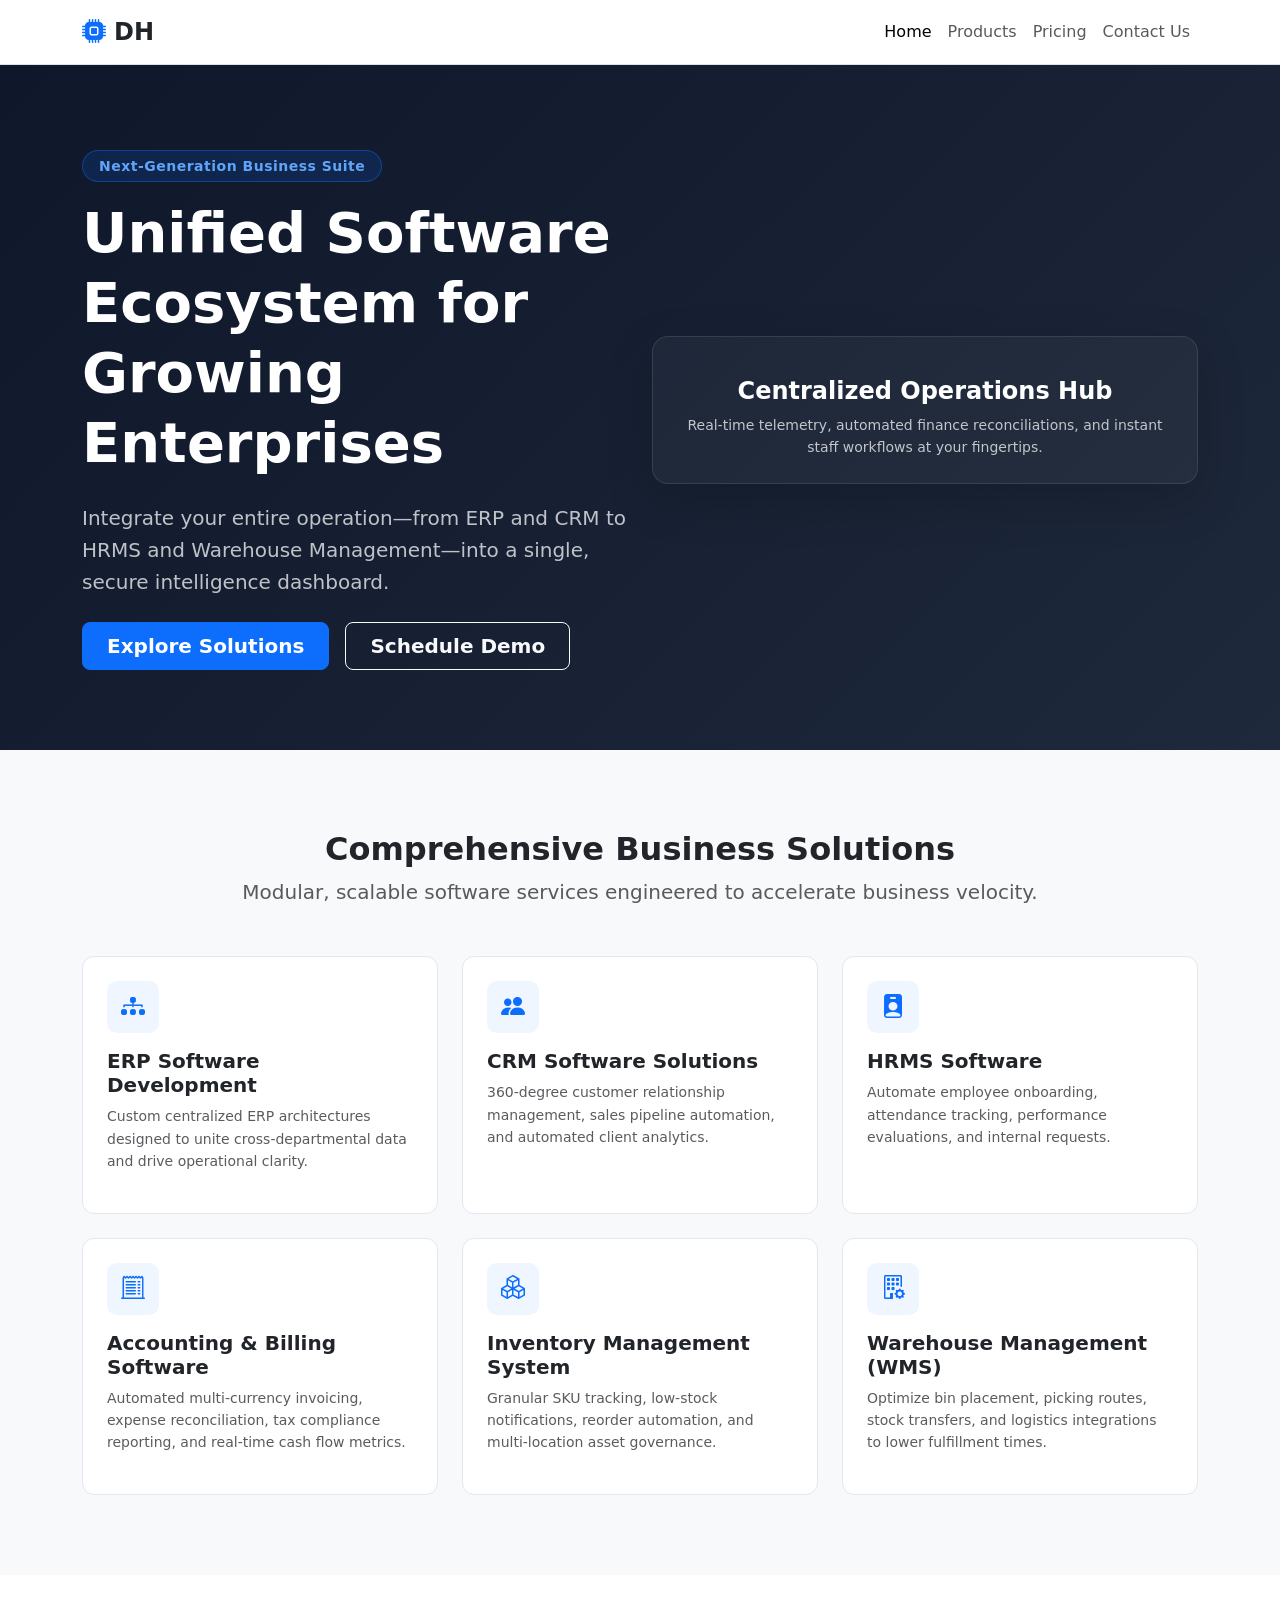
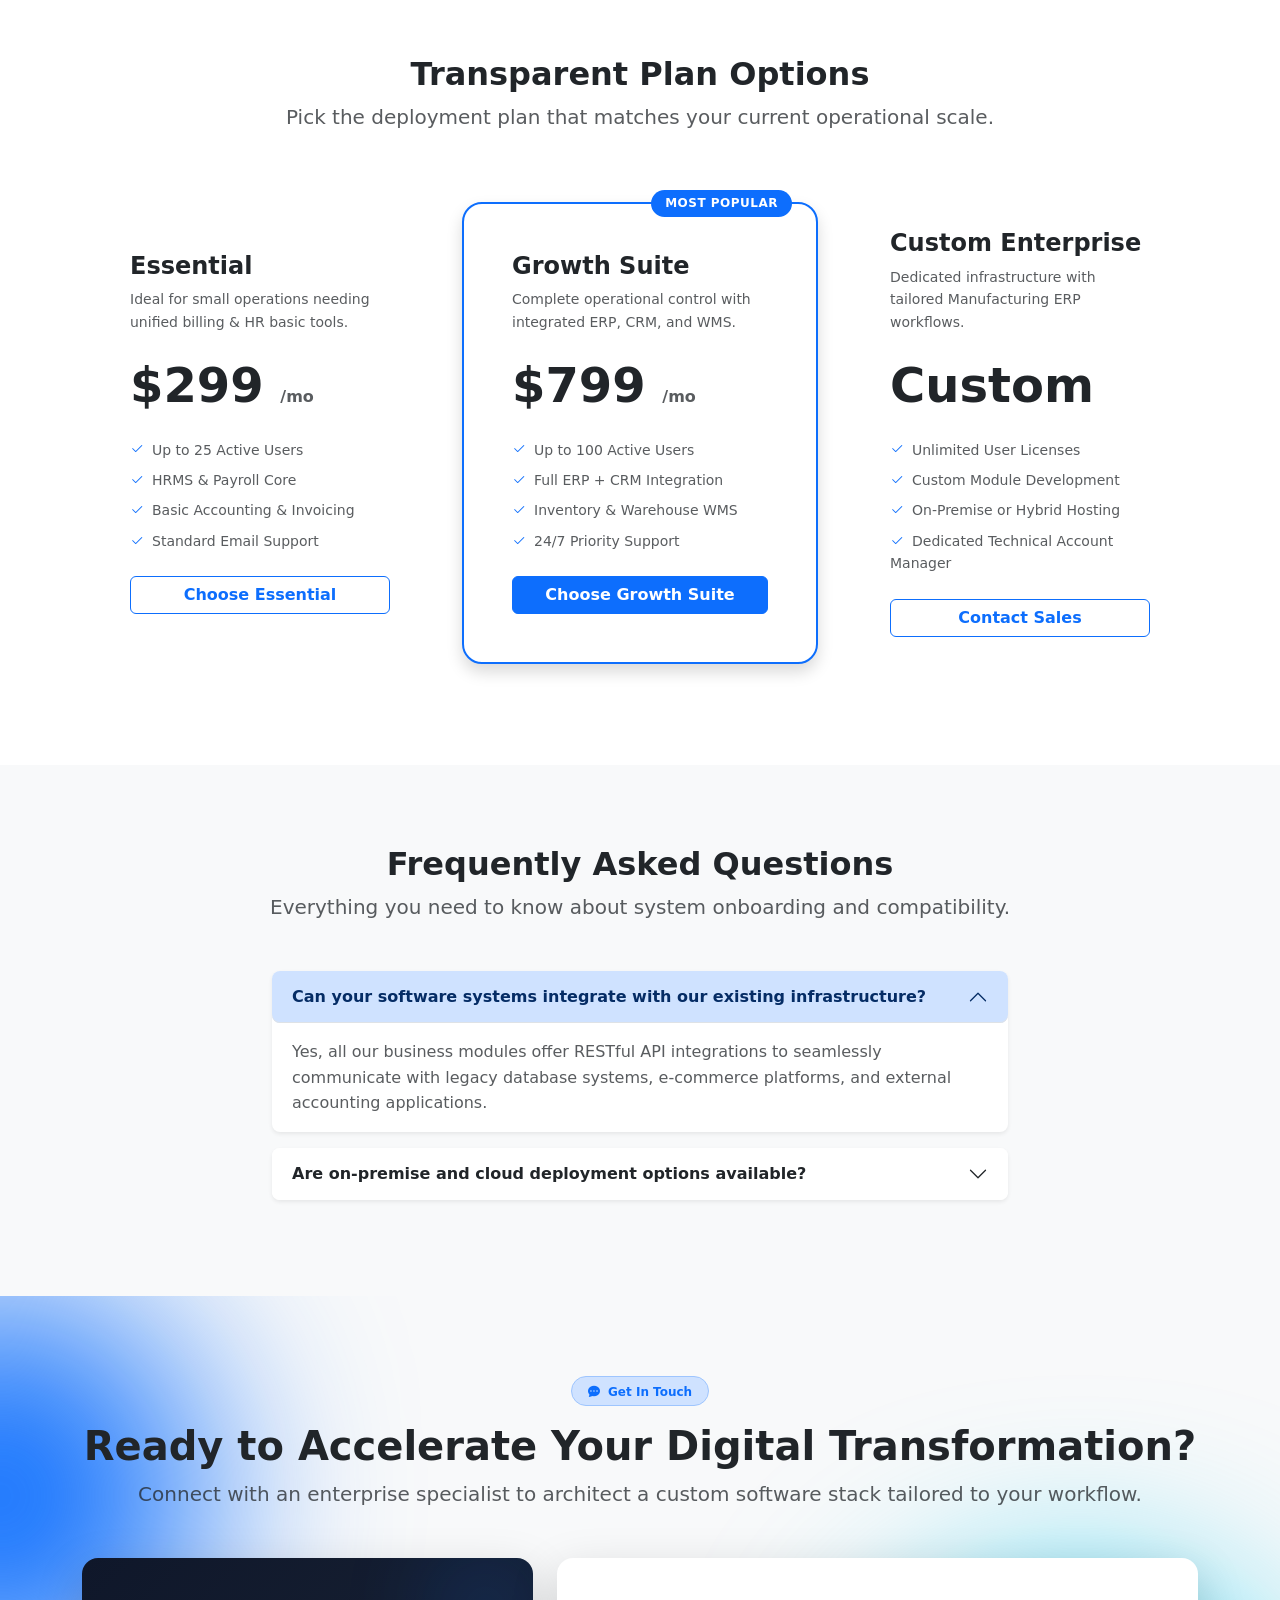
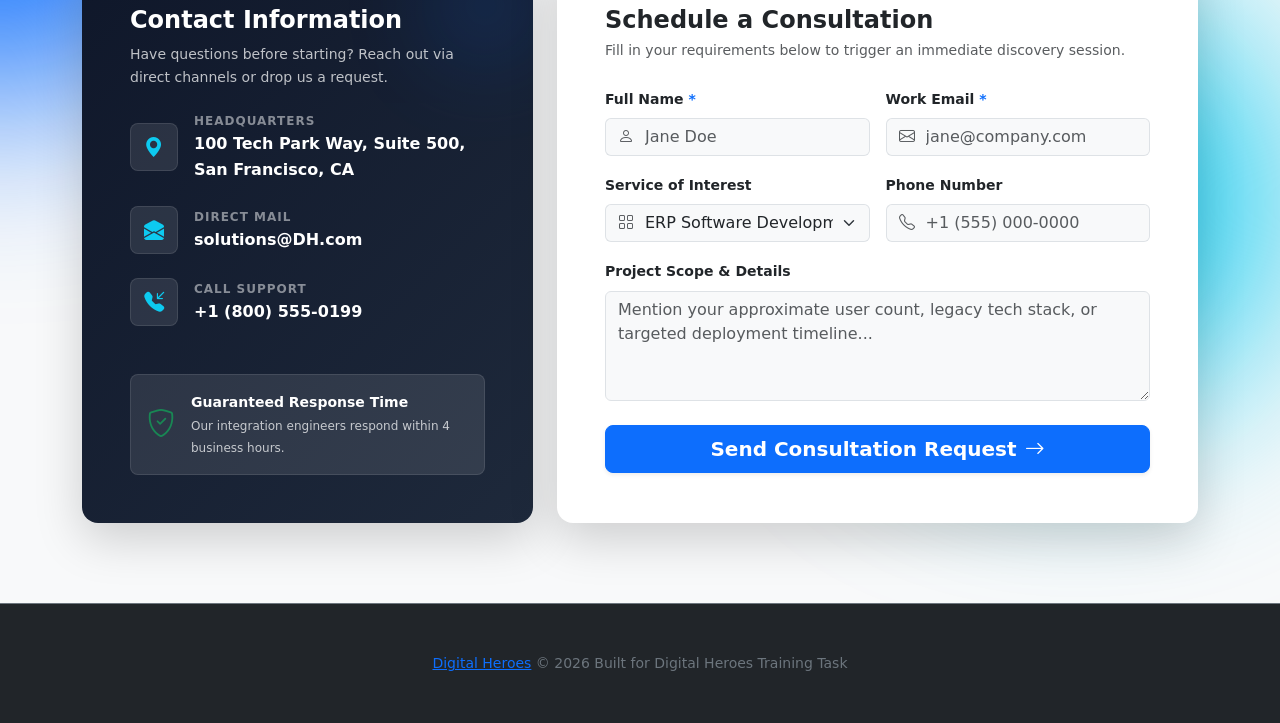
<file: index.html>
<!DOCTYPE html>
<html lang="en">
<head>
  <meta charset="UTF-8">
  <meta name="viewport" content="width=device-width, initial-scale=1.0">
  <title>Business Software Solutions | Modern ERP, CRM & HRMS</title>
  <meta name="description" content="Transform your business with integrated ERP, CRM, HRMS, WMS, and Payroll software solutions engineered for scalability and efficiency.">
  <meta name="keywords" content="ERP Software, CRM Solutions, HRMS, Accounting Software, Inventory Management, WMS">
  <link rel="canonical" href="https://example.com/">

  <!-- Open Graph / Facebook -->
  <meta property="og:type" content="website">
  <meta property="og:url" content="https://example.com/">
  <meta property="og:title" content="Business Software Solutions | Next-Gen ERP & CRM">
  <meta property="og:description" content="Streamline operations, automate workflows, and scale your business with integrated software solutions.">
  <meta property="og:image" content="https://example.com/assets/og-image.jpg">

  <!-- Twitter -->
  <meta property="twitter:card" content="summary_large_image">
  <meta property="twitter:title" content="Business Software Solutions">
  <meta property="twitter:description" content="Streamline operations, automate workflows, and scale your business.">
  <meta property="twitter:image" content="https://example.com/assets/og-image.jpg">

  <!-- Bootstrap 5.3 CSS & Icons -->
  <link href="https://cdn.jsdelivr.net/npm/bootstrap@5.3.3/dist/css/bootstrap.min.css" rel="stylesheet">
  <link href="https://cdn.jsdelivr.net/npm/bootstrap-icons@1.11.3/font/bootstrap-icons.min.css" rel="stylesheet">
<link rel="stylesheet" href="style.css">
  <!-- Structured Data (JSON-LD) -->
  <script type="application/ld+json">
  {
    "@context": "https://schema.org",
    "@graph": [
      {
        "@type": "Organization",
        "@id": "https://example.com/#organization",
        "name": "Apex Enterprise Solutions",
        "url": "https://example.com/",
        "logo": "https://example.com/assets/logo.png",
        "contactPoint": {
          "@type": "ContactPoint",
          "telephone": "+1-800-555-0199",
          "contactType": "customer service",
          "areaServed": "WW",
          "availableLanguage": "en"
        }
      },
      {
        "@type": "Service",
        "name": "Resource Planning (ERP) Software Development",
        "provider": { "@id": "https://example.com/#organization" },
        "description": "Customized end-to-end ERP development designed to connect, automate, and optimize core organizational workflows.",
        "areaServed": "Global"
      },
      {
        "@type": "FAQPage",
        "mainEntity": [
          {
            "@type": "Question",
            "name": "Can your software systems integrate with our existing infrastructure?",
            "acceptedAnswer": {
              "@type": "Answer",
              "text": "Yes, all our business modules offer RESTful API integrations to seamlessly communicate with legacy systems and third-party applications."
            }
          },
          {
            "@type": "Question",
            "name": "Are on-premise and cloud deployment options available?",
            "acceptedAnswer": {
              "@type": "Answer",
              "text": "We provide flexible deployment models including fully managed Cloud SaaS, hybrid environments, and dedicated on-premise installations."
            }
          }
        ]
      }
    ]
  }
  </script>
  <style>
    #navbarContent .mx-auto{margin-right: 0px !important;}
    </style>
</head>
<body>
  <!-- Header / Navigation -->
  <header>
    <nav class="navbar navbar-expand-lg navbar-light bg-white border-bottom fixed-top" aria-label="Main navigation">
      <div class="container">
        <a class="navbar-brand d-flex align-items-center fw-bold fs-4 text-dark" href="#">
          <i class="bi bi-cpu-fill text-primary me-2" aria-hidden="true"></i>DH
        </a>
        <button class="navbar-toggler" type="button" data-bs-toggle="collapse" data-bs-target="#navbarContent" aria-controls="navbarContent" aria-expanded="false" aria-label="Toggle navigation menu">
          <span class="navbar-toggler-icon"></span>
        </button>

        <div class="collapse navbar-collapse" id="navbarContent">
          <ul class="navbar-nav mx-auto mb-2 mb-lg-0 fw-medium">
            <li class="nav-item"><a class="nav-link active" aria-current="page" href="index.html">Home</a></li>
            <li class="nav-item"><a class="nav-link" href="product.html">Products</a></li>
            <li class="nav-item"><a class="nav-link" href="pricing.html">Pricing</a></li>
            <li class="nav-item"><a class="nav-link" href="contact.html">Contact Us</a></li>
          </ul>
          <!-- <div class="d-flex align-items-center gap-2">
            <a href="contact.html" class="btn btn-outline-primary px-3">Sign In</a>
            <a href="contact.html" class="btn btn-primary px-3">Get Started</a>
          </div> -->
        </div>
      </div>
    </nav>
  </header>

  <!-- Main Content Body -->
  <main id="main-content" style="margin-top: 60px;">

    <!-- Hero Section -->
    <section id="home" class="hero-section">
      <div class="container">
        <div class="row align-items-center gy-5">
          <div class="col-lg-6">
            <span class="badge hero-badge mb-3 px-3 py-2 rounded-pill">Next-Generation Business Suite</span>
            <h1 class="display-4 fw-bold lh-sm mb-4">Unified Software Ecosystem for Growing Enterprises</h1>
            <p class="lead text-light opacity-75 mb-4">
              Integrate your entire operation—from ERP and CRM to HRMS and Warehouse Management—into a single, secure intelligence dashboard.
            </p>
            <div class="d-flex flex-sm-row flex-column gap-3">
              <a href="#services" class="btn btn-primary btn-lg px-4 fw-semibold">Explore Solutions</a>
              <a href="#contact" class="btn btn-outline-light btn-lg px-4 fw-semibold">Schedule Demo</a>
            </div>
          </div>
          <div class="col-lg-6">
            <div class="p-4 bg-secondary bg-opacity-10 border border-light border-opacity-10 rounded-4 shadow-lg text-center">
              <i class="bi bi-layout-wpt text-primary display-1 mb-3 d-block" aria-hidden="true"></i>
              <h2 class="h4 fw-semibold text-white">Centralized Operations Hub</h2>
              <p class="small text-light opacity-75 mb-0">Real-time telemetry, automated finance reconciliations, and instant staff workflows at your fingertips.</p>
            </div>
          </div>
        </div>
      </div>
    </section>

    <!-- Services Grid Section -->
    <section id="services" class="section-padding bg-light">
      <div class="container">
        <div class="text-center max-w-2xl mx-auto mb-5">
          <h2 class="fw-bold fs-2 text-dark">Comprehensive Business Solutions</h2>
          <p class="text-muted fs-5">Modular, scalable software services engineered to accelerate business velocity.</p>
        </div>

        <div class="row g-4">
          <!-- ERP Software Development -->
          <div class="col-md-6 col-lg-4">
            <article class="service-card p-4">
              <div class="icon-box mb-3"><i class="bi bi-diagram-3-fill" aria-hidden="true"></i></div>
              <h3 class="h5 fw-bold text-dark">ERP Software Development</h3>
              <p class="text-muted small">Custom centralized ERP architectures designed to unite cross-departmental data and drive operational clarity.</p>
            </article>
          </div>

          <!-- CRM Software Solutions -->
          <div class="col-md-6 col-lg-4">
            <article class="service-card p-4">
              <div class="icon-box mb-3"><i class="bi bi-people-fill" aria-hidden="true"></i></div>
              <h3 class="h5 fw-bold text-dark">CRM Software Solutions</h3>
              <p class="text-muted small">360-degree customer relationship management, sales pipeline automation, and automated client analytics.</p>
            </article>
          </div>

          <!-- HRMS Software -->
          <div class="col-md-6 col-lg-4">
            <article class="service-card p-4">
              <div class="icon-box mb-3"><i class="bi bi-person-badge-fill" aria-hidden="true"></i></div>
              <h3 class="h5 fw-bold text-dark">HRMS Software</h3>
              <p class="text-muted small">Automate employee onboarding, attendance tracking, performance evaluations, and internal requests.</p>
            </article>
          </div>

          <!-- Accounting & Billing Software -->
          <div class="col-md-6 col-lg-4">
            <article class="service-card p-4">
              <div class="icon-box mb-3"><i class="bi bi-receipt-cutoff" aria-hidden="true"></i></div>
              <h3 class="h5 fw-bold text-dark">Accounting & Billing Software</h3>
              <p class="text-muted small">Automated multi-currency invoicing, expense reconciliation, tax compliance reporting, and real-time cash flow metrics.</p>
            </article>
          </div>

          <!-- Inventory Management System -->
          <div class="col-md-6 col-lg-4">
            <article class="service-card p-4">
              <div class="icon-box mb-3"><i class="bi bi-boxes" aria-hidden="true"></i></div>
              <h3 class="h5 fw-bold text-dark">Inventory Management System</h3>
              <p class="text-muted small">Granular SKU tracking, low-stock notifications, reorder automation, and multi-location asset governance.</p>
            </article>
          </div>

          <!-- Warehouse Management System (WMS) -->
          <div class="col-md-6 col-lg-4">
            <article class="service-card p-4">
              <div class="icon-box mb-3"><i class="bi bi-building-gear" aria-hidden="true"></i></div>
              <h3 class="h5 fw-bold text-dark">Warehouse Management (WMS)</h3>
              <p class="text-muted small">Optimize bin placement, picking routes, stock transfers, and logistics integrations to lower fulfillment times.</p>
            </article>
          </div>

        </div>
      </div>
    </section>

    <!-- Pricing Section -->
    <section id="pricing" class="section-padding">
      <div class="container">
        <div class="text-center mb-5">
          <h2 class="fw-bold fs-2 text-dark">Transparent Plan Options</h2>
          <p class="text-muted fs-5">Pick the deployment plan that matches your current operational scale.</p>
        </div>

        <div class="row g-4 align-items-center">
          <!-- Starter -->
          <div class="col-lg-4">
            <div class="pricing-card p-4 p-xl-5">
              <h3 class="h4 fw-bold text-dark mb-2">Essential</h3>
              <p class="text-muted small mb-4">Ideal for small operations needing unified billing & HR basic tools.</p>
              <div class="display-5 fw-bold text-dark mb-4">$299 <span class="fs-6 text-muted font-normal">/mo</span></div>
              <ul class="list-unstyled mb-4 d-grid gap-2 text-muted small">
                <li><i class="bi bi-check2 text-primary me-2" aria-hidden="true"></i>Up to 25 Active Users</li>
                <li><i class="bi bi-check2 text-primary me-2" aria-hidden="true"></i>HRMS & Payroll Core</li>
                <li><i class="bi bi-check2 text-primary me-2" aria-hidden="true"></i>Basic Accounting & Invoicing</li>
                <li><i class="bi bi-check2 text-primary me-2" aria-hidden="true"></i>Standard Email Support</li>
              </ul>
              <a href="#contact" class="btn btn-outline-primary w-100 fw-semibold">Choose Essential</a>
            </div>
          </div>

          <!-- Professional -->
          <div class="col-lg-4">
            <div class="pricing-card featured p-4 p-xl-5 shadow">
              <span class="badge-popular">Most Popular</span>
              <h3 class="h4 fw-bold text-dark mb-2">Growth Suite</h3>
              <p class="text-muted small mb-4">Complete operational control with integrated ERP, CRM, and WMS.</p>
              <div class="display-5 fw-bold text-dark mb-4">$799 <span class="fs-6 text-muted font-normal">/mo</span></div>
              <ul class="list-unstyled mb-4 d-grid gap-2 text-muted small">
                <li><i class="bi bi-check2 text-primary me-2" aria-hidden="true"></i>Up to 100 Active Users</li>
                <li><i class="bi bi-check2 text-primary me-2" aria-hidden="true"></i>Full ERP + CRM Integration</li>
                <li><i class="bi bi-check2 text-primary me-2" aria-hidden="true"></i>Inventory & Warehouse WMS</li>
                <li><i class="bi bi-check2 text-primary me-2" aria-hidden="true"></i>24/7 Priority Support</li>
              </ul>
              <a href="#contact" class="btn btn-primary w-100 fw-semibold">Choose Growth Suite</a>
            </div>
          </div>

          <!-- Enterprise -->
          <div class="col-lg-4">
            <div class="pricing-card p-4 p-xl-5">
              <h3 class="h4 fw-bold text-dark mb-2">Custom Enterprise</h3>
              <p class="text-muted small mb-4">Dedicated infrastructure with tailored Manufacturing ERP workflows.</p>
              <div class="display-5 fw-bold text-dark mb-4">Custom</div>
              <ul class="list-unstyled mb-4 d-grid gap-2 text-muted small">
                <li><i class="bi bi-check2 text-primary me-2" aria-hidden="true"></i>Unlimited User Licenses</li>
                <li><i class="bi bi-check2 text-primary me-2" aria-hidden="true"></i>Custom Module Development</li>
                <li><i class="bi bi-check2 text-primary me-2" aria-hidden="true"></i>On-Premise or Hybrid Hosting</li>
                <li><i class="bi bi-check2 text-primary me-2" aria-hidden="true"></i>Dedicated Technical Account Manager</li>
              </ul>
              <a href="#contact" class="btn btn-outline-primary w-100 fw-semibold">Contact Sales</a>
            </div>
          </div>
        </div>
      </div>
    </section>

    <!-- FAQ Section -->
    <section id="faq" class="section-padding bg-light">
      <div class="container">
        <div class="text-center mb-5">
          <h2 class="fw-bold fs-2 text-dark">Frequently Asked Questions</h2>
          <p class="text-muted fs-5">Everything you need to know about system onboarding and compatibility.</p>
        </div>

        <div class="row justify-content-center">
          <div class="col-lg-8">
            <div class="accordion" id="faqAccordion">
              <div class="accordion-item border-0 mb-3 rounded-3 shadow-sm">
                <h3 class="accordion-header" id="faqHeadingOne">
                  <button class="accordion-button fw-semibold rounded-3" type="button" data-bs-toggle="collapse" data-bs-target="#faqCollapseOne" aria-expanded="true" aria-controls="faqCollapseOne">
                    Can your software systems integrate with our existing infrastructure?
                  </button>
                </h3>
                <div id="faqCollapseOne" class="accordion-collapse collapse show" aria-labelledby="faqHeadingOne" data-bs-parent="#faqAccordion">
                  <div class="accordion-body text-muted">
                    Yes, all our business modules offer RESTful API integrations to seamlessly communicate with legacy database systems, e-commerce platforms, and external accounting applications.
                  </div>
                </div>
              </div>

              <div class="accordion-item border-0 mb-3 rounded-3 shadow-sm">
                <h3 class="accordion-header" id="faqHeadingTwo">
                  <button class="accordion-button collapsed fw-semibold rounded-3" type="button" data-bs-toggle="collapse" data-bs-target="#faqCollapseTwo" aria-expanded="false" aria-controls="faqCollapseTwo">
                    Are on-premise and cloud deployment options available?
                  </button>
                </h3>
                <div id="faqCollapseTwo" class="accordion-collapse collapse" aria-labelledby="faqHeadingTwo" data-bs-parent="#faqAccordion">
                  <div class="accordion-body text-muted">
                    We provide flexible deployment models including fully managed Cloud SaaS, hybrid environments, and dedicated on-premise installations for strict compliance needs.
                  </div>
                </div>
              </div>
            </div>
          </div>
        </div>
      </div>
    </section>

    <!-- Enhanced Contact Us Section -->
<section id="contact" class="section-padding bg-light position-relative overflow-hidden">
  <!-- Subtle Background Pattern Elements -->
  <div class="position-absolute top-0 start-0 translate-middle-x rounded-circle bg-primary opacity-10 filter-blur" style="width: 400px; height: 400px; filter: blur(100px); pointer-events: none;"></div>
  <div class="position-absolute bottom-0 end-0 translate-middle-y rounded-circle bg-info opacity-10 filter-blur" style="width: 400px; height: 400px; filter: blur(100px); pointer-events: none;"></div>

  <div class="container position-relative z-1">
    
    <!-- Section Header -->
    <div class="text-center max-w-2xl mx-auto mb-5">
      <span class="badge bg-primary-subtle text-primary fw-semibold px-3 py-2 rounded-pill mb-3 border border-primary-subtle">
        <i class="bi bi-chat-dots-fill me-1"></i> Get In Touch
      </span>
      <h2 class="display-6 fw-bold text-dark">Ready to Accelerate Your Digital Transformation?</h2>
      <p class="text-muted fs-5 mb-0">Connect with an enterprise specialist to architect a custom software stack tailored to your workflow.</p>
    </div>

    <div class="row g-4 align-items-stretch">
      
      <!-- Left Column: Contact info & value card -->
      <div class="col-lg-5">
        <div class="card border-0 rounded-4 shadow-lg h-100 p-4 p-md-5 text-white position-relative overflow-hidden" style="background: linear-gradient(135deg, #0f172a 0%, #1e293b 100%);">
          <!-- Glass Accent Glow -->
          <div class="position-absolute top-0 end-0 p-5 rounded-circle bg-primary opacity-25 filter-blur" style="filter: blur(50px); pointer-events: none;"></div>

          <div class="d-flex flex-column h-100 position-relative z-1">
            <h3 class="h4 fw-bold text-white mb-2">Contact Information</h3>
            <p class="text-light opacity-75 small mb-4">Have questions before starting? Reach out via direct channels or drop us a request.</p>

            <!-- Info Links -->
            <div class="d-grid gap-4 mb-5">
              <a href="https://maps.google.com" target="_blank" class="d-flex align-items-center text-decoration-none text-light group hover-lift">
                <div class="icon-box-lg bg-white bg-opacity-10 border border-white border-opacity-10 rounded-3 text-primary me-3 flex-shrink-0 d-flex align-items-center justify-content-center" style="width: 48px; height: 48px;">
                  <i class="bi bi-geo-alt-fill text-info fs-5"></i>
                </div>
                <div>
                  <span class="d-block text-uppercase text-light opacity-50 fw-bold fs-7 letter-spacing-1">Headquarters</span>
                  <strong class="text-white">100 Tech Park Way, Suite 500, San Francisco, CA</strong>
                </div>
              </a>

              <a href="mailto:solutions@DH.com" class="d-flex align-items-center text-decoration-none text-light group">
                <div class="icon-box-lg bg-white bg-opacity-10 border border-white border-opacity-10 rounded-3 text-primary me-3 flex-shrink-0 d-flex align-items-center justify-content-center" style="width: 48px; height: 48px;">
                  <i class="bi bi-envelope-open-fill text-info fs-5"></i>
                </div>
                <div>
                  <span class="d-block text-uppercase text-light opacity-50 fw-bold fs-7 letter-spacing-1">Direct Mail</span>
                  <strong class="text-white">solutions@DH.com</strong>
                </div>
              </a>

              <a href="tel:+18005550199" class="d-flex align-items-center text-decoration-none text-light group">
                <div class="icon-box-lg bg-white bg-opacity-10 border border-white border-opacity-10 rounded-3 text-primary me-3 flex-shrink-0 d-flex align-items-center justify-content-center" style="width: 48px; height: 48px;">
                  <i class="bi bi-telephone-inbound-fill text-info fs-5"></i>
                </div>
                <div>
                  <span class="d-block text-uppercase text-light opacity-50 fw-bold fs-7 letter-spacing-1">Call Support</span>
                  <strong class="text-white">+1 (800) 555-0199</strong>
                </div>
              </a>
            </div>

            <!-- Trust Badge Box at bottom -->
            <div class="mt-auto p-3 rounded-3 bg-white bg-opacity-10 border border-white border-opacity-10 d-flex align-items-center">
              <i class="bi bi-shield-check text-success fs-3 me-3"></i>
              <div class="small">
                <strong class="d-block text-white">Guaranteed Response Time</strong>
                <span class="text-light opacity-75 fs-7">Our integration engineers respond within 4 business hours.</span>
              </div>
            </div>

          </div>
        </div>
      </div>

      <!-- Right Column: Interactive Form -->
      <div class="col-lg-7">
        <div class="card border-0 rounded-4 shadow-lg p-4 p-md-5 bg-white h-100">
          <h3 class="h4 fw-bold text-dark mb-1">Schedule a Consultation</h3>
          <p class="text-muted small mb-4">Fill in your requirements below to trigger an immediate discovery session.</p>

          <form aria-label="Contact consultation form">
            <div class="row g-3">
              
              <div class="col-md-6">
                <label for="fullName" class="form-label fw-semibold text-dark small">Full Name <span class="text-primary">*</span></label>
                <div class="input-group">
                  <span class="input-group-text bg-light border-end-0 text-muted"><i class="bi bi-person"></i></span>
                  <input type="text" class="form-control bg-light border-start-0 ps-0" id="fullName" placeholder="Jane Doe" required>
                </div>
              </div>

              <div class="col-md-6">
                <label for="workEmail" class="form-label fw-semibold text-dark small">Work Email <span class="text-primary">*</span></label>
                <div class="input-group">
                  <span class="input-group-text bg-light border-end-0 text-muted"><i class="bi bi-envelope"></i></span>
                  <input type="email" class="form-control bg-light border-start-0 ps-0" id="workEmail" placeholder="jane@company.com" required>
                </div>
              </div>

              <div class="col-md-6">
                <label for="serviceSelect" class="form-label fw-semibold text-dark small">Service of Interest</label>
                <div class="input-group">
                  <span class="input-group-text bg-light border-end-0 text-muted"><i class="bi bi-grid"></i></span>
                  <select class="form-select bg-light border-start-0 ps-0" id="serviceSelect">
                    <option selected>ERP Software Development</option>
                    <option>CRM Software Solutions</option>
                    <option>HRMS Software</option>
                    <option>Accounting & Billing</option>
                    <option>Warehouse Management (WMS)</option>
                    <option>Other / Full Ecosystem</option>
                  </select>
                </div>
              </div>

              <div class="col-md-6">
                <label for="phoneNum" class="form-label fw-semibold text-dark small">Phone Number</label>
                <div class="input-group">
                  <span class="input-group-text bg-light border-end-0 text-muted"><i class="bi bi-telephone"></i></span>
                  <input type="tel" class="form-control bg-light border-start-0 ps-0" id="phoneNum" placeholder="+1 (555) 000-0000">
                </div>
              </div>

              <div class="col-12">
                <label for="messageText" class="form-label fw-semibold text-dark small">Project Scope & Details</label>
                <textarea class="form-control bg-light" id="messageText" rows="4" placeholder="Mention your approximate user count, legacy tech stack, or targeted deployment timeline..."></textarea>
              </div>

              <div class="col-12 mt-4">
                <button type="submit" class="btn btn-primary btn-lg w-100 fw-semibold d-flex align-items-center justify-content-center gap-2 shadow-sm">
                  <span>Send Consultation Request</span>
                  <i class="bi bi-arrow-right"></i>
                </button>
              </div>

            </div>
          </form>
        </div>
      </div>

    </div>
  </div>
</section>

  </main>

  <!-- Footer -->
  <footer class="bg-dark text-light py-5 border-top border-secondary">
    <div class="container text-center text-secondary small">
      <p class="mb-0"> <a href="https://digitalheroesco.com" target="_blank" rel="noopener noreferrer">Digital Heroes</a> &copy; 2026 Built for Digital Heroes Training Task</p>
    </div>
  </footer>

  <!-- Bootstrap 5.3 JavaScript Bundle -->
  <script src="https://cdn.jsdelivr.net/npm/bootstrap@5.3.3/dist/js/bootstrap.bundle.min.js"></script>
</body>
</html>
</file>
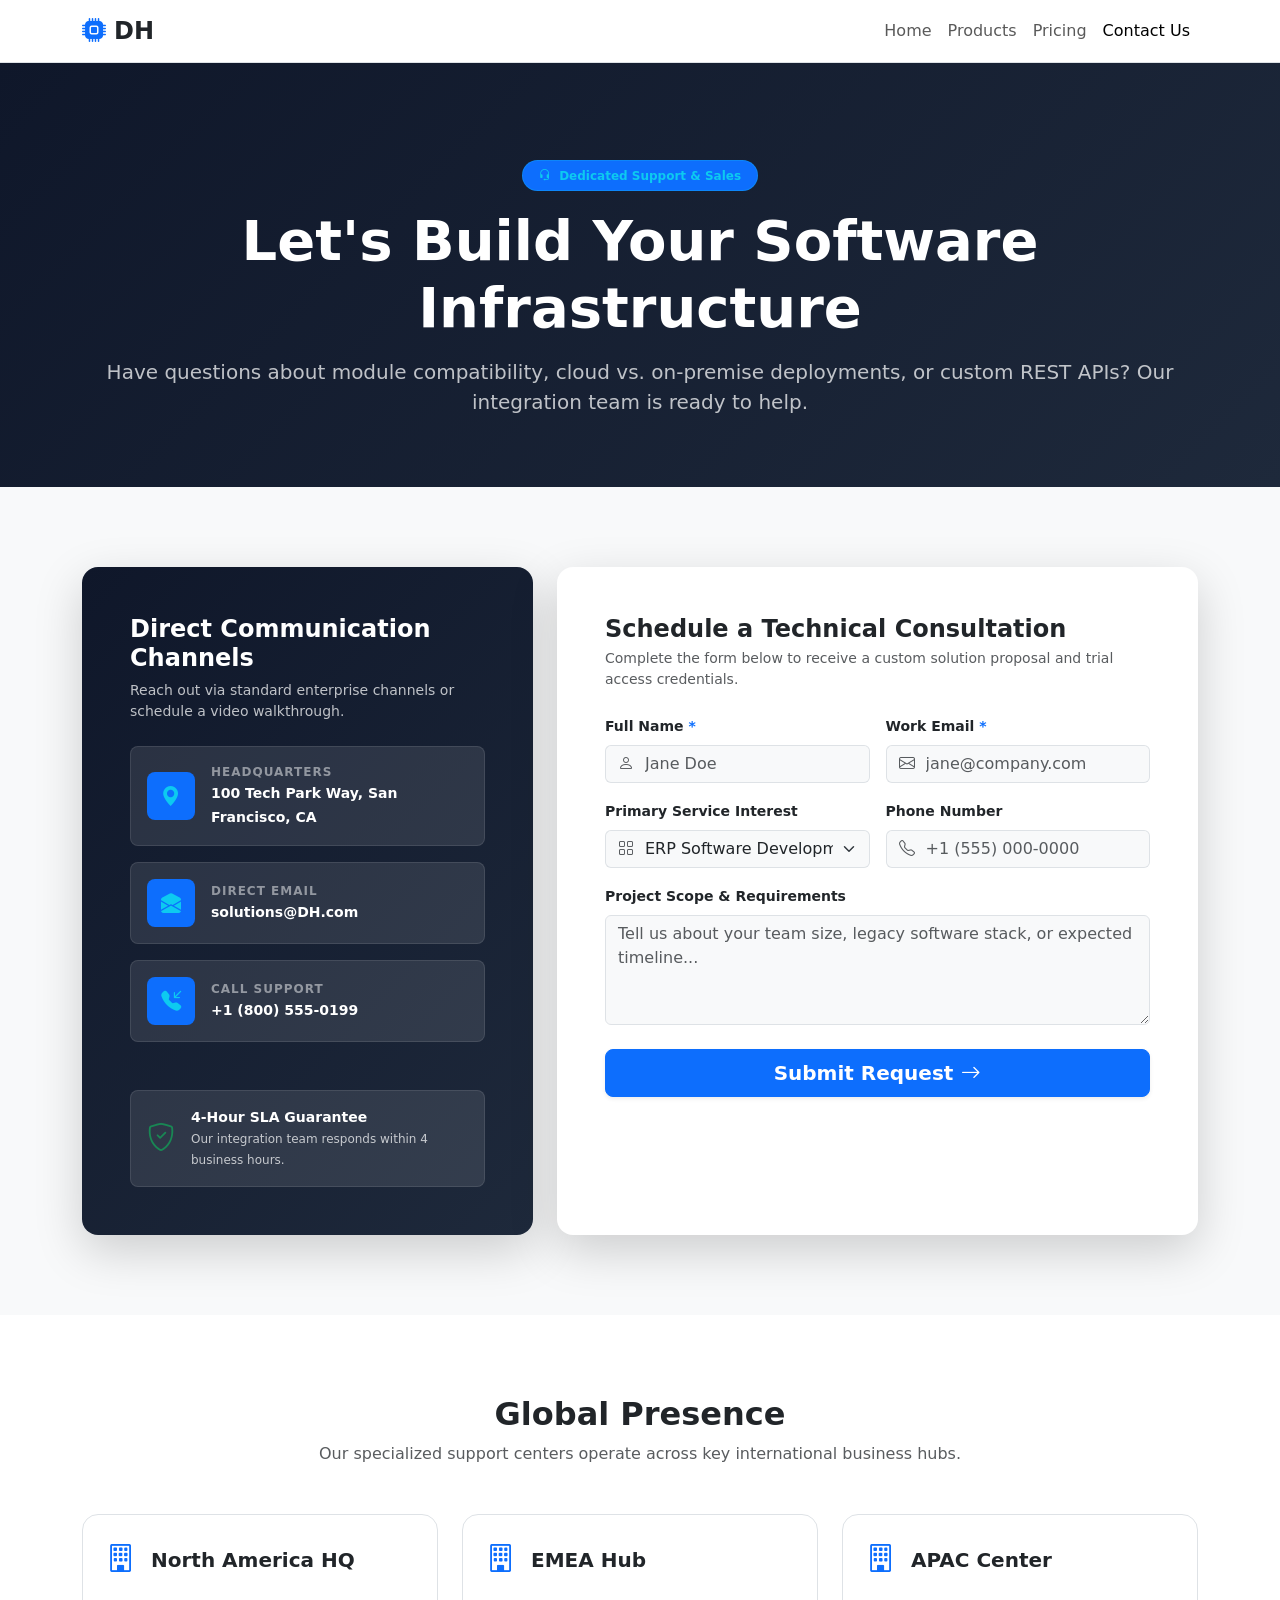
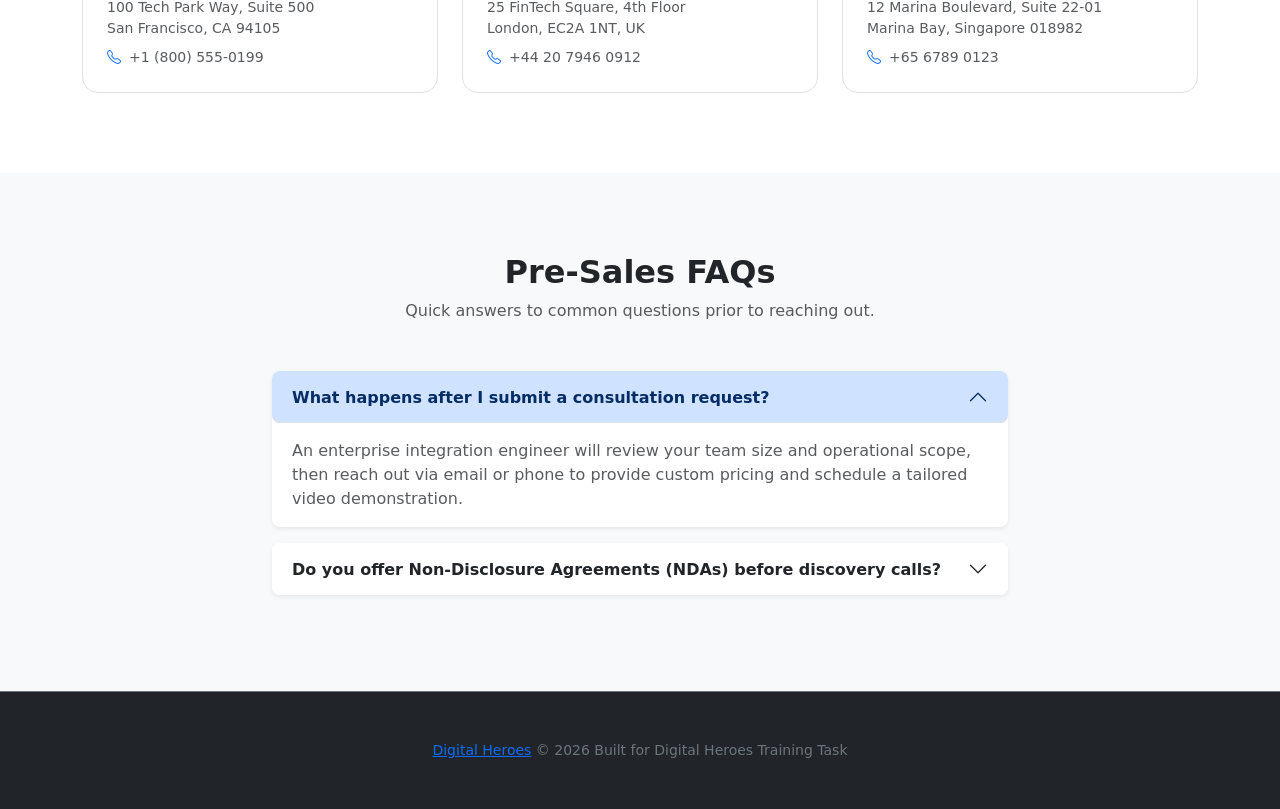
<file: contact.html>
<!DOCTYPE html>
<html lang="en">
<head>
  <meta charset="UTF-8">
  <meta name="viewport" content="width=device-width, initial-scale=1.0">
  <title>Contact Us | Enterprise Solutions</title>
  <meta name="description" content="Get in touch with our enterprise integration team. Schedule a demo or request support for ERP, CRM, HRMS, WMS, and custom software systems.">
  <meta name="keywords" content="Contact DH, Enterprise Support, ERP Demo, Software Consultation, Customer Support">
  <link rel="canonical" href="#">

  <!-- Open Graph / Facebook -->
  <meta property="og:type" content="website">
  <meta property="og:url" content="#">
  <meta property="og:title" content="Contact DH Enterprise Solutions">
  <meta property="og:description" content="Speak with an enterprise software engineer or schedule a live system demonstration.">
  <meta property="og:image" content="#">
  <link rel="stylesheet" href="style.css">
  <!-- Bootstrap 5.3 CSS & Icons -->
  <link href="https://cdn.jsdelivr.net/npm/bootstrap@5.3.3/dist/css/bootstrap.min.css" rel="stylesheet">
  <link href="https://cdn.jsdelivr.net/npm/bootstrap-icons@1.11.3/font/bootstrap-icons.min.css" rel="stylesheet">

  <!-- Structured Data (JSON-LD) -->
  <script type="application/ld+json">
  {
    "@context": "https://schema.org",
    "@type": "ContactPage",
    "name": "DH Contact Us",
    "description": "Enterprise software support and consultation request page.",
    "url": "#",
    "mainEntity": {
      "@type": "Organization",
      "name": "Apex Enterprise Solutions",
      "telephone": "+1-800-555-0199",
      "email": "solutions@DH.com",
      "address": {
        "@type": "PostalAddress",
        "streetAddress": "100 Tech Park Way, Suite 500",
        "addressLocality": "San Francisco",
        "addressRegion": "CA",
        "postalCode": "94105",
        "addressCountry": "US"
      }
    }
  }
  </script>
</head>
<body>

  <!-- Skip Link for Accessibility -->
  <a href="#main-content" class="skip-link">Skip to main content</a>

  <!-- Header / Navigation -->
  <header>
    <nav class="navbar navbar-expand-lg navbar-light bg-white border-bottom fixed-top" aria-label="Main navigation">
      <div class="container">
        <a class="navbar-brand d-flex align-items-center fw-bold fs-4 text-dark" href="index.html">
          <i class="bi bi-cpu-fill text-primary me-2" aria-hidden="true"></i>DH
        </a>
        <button class="navbar-toggler" type="button" data-bs-toggle="collapse" data-bs-target="#navbarContent" aria-controls="navbarContent" aria-expanded="false" aria-label="Toggle navigation menu">
          <span class="navbar-toggler-icon"></span>
        </button>

        <div class="collapse navbar-collapse" id="navbarContent">
          <ul class="navbar-nav mx-auto mb-2 mb-lg-0 fw-medium">
            <li class="nav-item"><a class="nav-link" href="index.html">Home</a></li>
            <li class="nav-item"><a class="nav-link" href="products.html">Products</a></li>
            <li class="nav-item"><a class="nav-link" href="pricing.html">Pricing</a></li>
            <li class="nav-item"><a class="nav-link active" aria-current="page" href="#">Contact Us</a></li>
          </ul>
        </div>
      </div>
    </nav>
  </header>

  <!-- Main Content Body -->
  <main id="main-content" style="margin-top: 60px;">

    <!-- Contact Hero Banner -->
    <section class="contact-hero text-center">
      <div class="container">
        <span class="badge bg-primary bg-opacity-20 text-info border border-info border-opacity-25 px-3 py-2 rounded-pill mb-3">
          <i class="bi bi-headset me-1"></i> Dedicated Support & Sales
        </span>
        <h1 class="display-4 fw-bold mb-3">Let's Build Your Software Infrastructure</h1>
        <p class="lead text-light opacity-75 max-w-2xl mx-auto mb-0">
          Have questions about module compatibility, cloud vs. on-premise deployments, or custom REST APIs? Our integration team is ready to help.
        </p>
      </div>
    </section>

    <!-- Interactive Contact Form & Info Cards -->
    <section class="section-padding bg-light position-relative overflow-hidden">
      <div class="container">
        
        <div class="row g-4 align-items-stretch">
          
          <!-- Left Column: Contact Cards & Dark Info Panel -->
          <div class="col-lg-5">
            <div class="card border-0 rounded-4 shadow-lg h-100 p-4 p-md-5 text-white position-relative overflow-hidden" style="background: linear-gradient(135deg, #0f172a 0%, #1e293b 100%);">
              
              <div class="d-flex flex-column h-100 position-relative z-1">
                <h2 class="h4 fw-bold text-white mb-2">Direct Communication Channels</h2>
                <p class="text-light opacity-75 small mb-4">Reach out via standard enterprise channels or schedule a video walkthrough.</p>

                <!-- Communication Links -->
                <div class="d-grid gap-3 mb-5">
                  <a href="https://maps.google.com" target="_blank" class="contact-card-link p-3 rounded-3 bg-white bg-opacity-10 border border-white border-opacity-10 text-decoration-none text-light d-flex align-items-center">
                    <div class="rounded-3 bg-primary bg-opacity-20 text-info p-3 me-3 d-flex align-items-center justify-content-center" style="width: 48px; height: 48px;">
                      <i class="bi bi-geo-alt-fill fs-5"></i>
                    </div>
                    <div>
                      <span class="d-block text-uppercase text-light opacity-50 fw-bold fs-7 letter-spacing-1">Headquarters</span>
                      <strong class="text-white small">100 Tech Park Way, San Francisco, CA</strong>
                    </div>
                  </a>

                  <a href="mailto:solutions@DH.com" class="contact-card-link p-3 rounded-3 bg-white bg-opacity-10 border border-white border-opacity-10 text-decoration-none text-light d-flex align-items-center">
                    <div class="rounded-3 bg-primary bg-opacity-20 text-info p-3 me-3 d-flex align-items-center justify-content-center" style="width: 48px; height: 48px;">
                      <i class="bi bi-envelope-open-fill fs-5"></i>
                    </div>
                    <div>
                      <span class="d-block text-uppercase text-light opacity-50 fw-bold fs-7 letter-spacing-1">Direct Email</span>
                      <strong class="text-white small">solutions@DH.com</strong>
                    </div>
                  </a>

                  <a href="tel:+18005550199" class="contact-card-link p-3 rounded-3 bg-white bg-opacity-10 border border-white border-opacity-10 text-decoration-none text-light d-flex align-items-center">
                    <div class="rounded-3 bg-primary bg-opacity-20 text-info p-3 me-3 d-flex align-items-center justify-content-center" style="width: 48px; height: 48px;">
                      <i class="bi bi-telephone-inbound-fill fs-5"></i>
                    </div>
                    <div>
                      <span class="d-block text-uppercase text-light opacity-50 fw-bold fs-7 letter-spacing-1">Call Support</span>
                      <strong class="text-white small">+1 (800) 555-0199</strong>
                    </div>
                  </a>
                </div>

                <!-- Trust Response SLA Badge -->
                <div class="mt-auto p-3 rounded-3 bg-white bg-opacity-10 border border-white border-opacity-10 d-flex align-items-center">
                  <i class="bi bi-shield-check text-success fs-3 me-3" aria-hidden="true"></i>
                  <div class="small">
                    <strong class="d-block text-white">4-Hour SLA Guarantee</strong>
                    <span class="text-light opacity-75 fs-7">Our integration team responds within 4 business hours.</span>
                  </div>
                </div>

              </div>
            </div>
          </div>

          <!-- Right Column: Consultation Request Form -->
          <div class="col-lg-7" id="contact-form">
            <div class="card border-0 rounded-4 shadow-lg p-4 p-md-5 bg-white h-100">
              <h2 class="h4 fw-bold text-dark mb-1">Schedule a Technical Consultation</h2>
              <p class="text-muted small mb-4">Complete the form below to receive a custom solution proposal and trial access credentials.</p>

              <form aria-label="Contact request form">
                <div class="row g-3">
                  
                  <div class="col-md-6">
                    <label for="fullName" class="form-label fw-semibold text-dark small">Full Name <span class="text-primary">*</span></label>
                    <div class="input-group">
                      <span class="input-group-text bg-light border-end-0 text-muted"><i class="bi bi-person"></i></span>
                      <input type="text" class="form-control bg-light border-start-0 ps-0" id="fullName" placeholder="Jane Doe" required>
                    </div>
                  </div>

                  <div class="col-md-6">
                    <label for="workEmail" class="form-label fw-semibold text-dark small">Work Email <span class="text-primary">*</span></label>
                    <div class="input-group">
                      <span class="input-group-text bg-light border-end-0 text-muted"><i class="bi bi-envelope"></i></span>
                      <input type="email" class="form-control bg-light border-start-0 ps-0" id="workEmail" placeholder="jane@company.com" required>
                    </div>
                  </div>

                  <div class="col-md-6">
                    <label for="serviceSelect" class="form-label fw-semibold text-dark small">Primary Service Interest</label>
                    <div class="input-group">
                      <span class="input-group-text bg-light border-end-0 text-muted"><i class="bi bi-grid"></i></span>
                      <select class="form-select bg-light border-start-0 ps-0" id="serviceSelect">
                        <option selected>ERP Software Development</option>
                        <option>CRM Software Solutions</option>
                        <option>HRMS Software</option>
                        <option>Accounting & Billing</option>
                        <option>Warehouse Management (WMS)</option>
                        <option>Full Interconnected Ecosystem</option>
                      </select>
                    </div>
                  </div>

                  <div class="col-md-6">
                    <label for="phoneNum" class="form-label fw-semibold text-dark small">Phone Number</label>
                    <div class="input-group">
                      <span class="input-group-text bg-light border-end-0 text-muted"><i class="bi bi-telephone"></i></span>
                      <input type="tel" class="form-control bg-light border-start-0 ps-0" id="phoneNum" placeholder="+1 (555) 000-0000">
                    </div>
                  </div>

                  <div class="col-12">
                    <label for="messageText" class="form-label fw-semibold text-dark small">Project Scope & Requirements</label>
                    <textarea class="form-control bg-light" id="messageText" rows="4" placeholder="Tell us about your team size, legacy software stack, or expected timeline..."></textarea>
                  </div>

                  <div class="col-12 mt-4">
                    <button type="submit" class="btn btn-primary btn-lg w-100 fw-semibold d-flex align-items-center justify-content-center gap-2 shadow-sm">
                      <span>Submit Request</span>
                      <i class="bi bi-arrow-right"></i>
                    </button>
                  </div>

                </div>
              </form>
            </div>
          </div>

        </div>
      </div>
    </section>

    <!-- Global Office Locations Section -->
    <section class="section-padding">
      <div class="container">
        <div class="text-center mb-5">
          <h2 class="fw-bold fs-2 text-dark">Global Presence</h2>
          <p class="text-muted">Our specialized support centers operate across key international business hubs.</p>
        </div>

        <div class="row g-4">
          <!-- Office 1 -->
          <div class="col-md-4">
            <div class="card h-100 border rounded-4 p-4">
              <div class="d-flex align-items-center mb-3">
                <i class="bi bi-building text-primary fs-3 me-3"></i>
                <h3 class="h5 fw-bold text-dark mb-0">North America HQ</h3>
              </div>
              <p class="text-muted small mb-2">100 Tech Park Way, Suite 500<br>San Francisco, CA 94105</p>
              <p class="text-muted small mb-0"><i class="bi bi-telephone text-primary me-2"></i>+1 (800) 555-0199</p>
            </div>
          </div>

          <!-- Office 2 -->
          <div class="col-md-4">
            <div class="card h-100 border rounded-4 p-4">
              <div class="d-flex align-items-center mb-3">
                <i class="bi bi-building text-primary fs-3 me-3"></i>
                <h3 class="h5 fw-bold text-dark mb-0">EMEA Hub</h3>
              </div>
              <p class="text-muted small mb-2">25 FinTech Square, 4th Floor<br>London, EC2A 1NT, UK</p>
              <p class="text-muted small mb-0"><i class="bi bi-telephone text-primary me-2"></i>+44 20 7946 0912</p>
            </div>
          </div>

          <!-- Office 3 -->
          <div class="col-md-4">
            <div class="card h-100 border rounded-4 p-4">
              <div class="d-flex align-items-center mb-3">
                <i class="bi bi-building text-primary fs-3 me-3"></i>
                <h3 class="h5 fw-bold text-dark mb-0">APAC Center</h3>
              </div>
              <p class="text-muted small mb-2">12 Marina Boulevard, Suite 22-01<br>Marina Bay, Singapore 018982</p>
              <p class="text-muted small mb-0"><i class="bi bi-telephone text-primary me-2"></i>+65 6789 0123</p>
            </div>
          </div>
        </div>
      </div>
    </section>

    <!-- Quick FAQ Section -->
    <section class="section-padding bg-light">
      <div class="container">
        <div class="text-center mb-5">
          <h2 class="fw-bold fs-2 text-dark">Pre-Sales FAQs</h2>
          <p class="text-muted">Quick answers to common questions prior to reaching out.</p>
        </div>

        <div class="row justify-content-center">
          <div class="col-lg-8">
            <div class="accordion" id="contactFaq">
              <div class="accordion-item border-0 mb-3 rounded-3 shadow-sm">
                <h3 class="accordion-header" id="cHeadingOne">
                  <button class="accordion-button fw-semibold rounded-3" type="button" data-bs-toggle="collapse" data-bs-target="#cCollapseOne" aria-expanded="true" aria-controls="cCollapseOne">
                    What happens after I submit a consultation request?
                  </button>
                </h3>
                <div id="cCollapseOne" class="accordion-collapse collapse show" aria-labelledby="cHeadingOne" data-bs-parent="#contactFaq">
                  <div class="accordion-body text-muted">
                    An enterprise integration engineer will review your team size and operational scope, then reach out via email or phone to provide custom pricing and schedule a tailored video demonstration.
                  </div>
                </div>
              </div>

              <div class="accordion-item border-0 mb-3 rounded-3 shadow-sm">
                <h3 class="accordion-header" id="cHeadingTwo">
                  <button class="accordion-button collapsed fw-semibold rounded-3" type="button" data-bs-toggle="collapse" data-bs-target="#cCollapseTwo" aria-expanded="false" aria-controls="cCollapseTwo">
                    Do you offer Non-Disclosure Agreements (NDAs) before discovery calls?
                  </button>
                </h3>
                <div id="cCollapseTwo" class="accordion-collapse collapse" aria-labelledby="cHeadingTwo" data-bs-parent="#contactFaq">
                  <div class="accordion-body text-muted">
                    Yes. We regularly execute standard corporate NDAs prior to analyzing sensitive financial, manufacturing, or human resources data structures.
                  </div>
                </div>
              </div>
            </div>
          </div>
        </div>
      </div>
    </section>

  </main>

  <!-- Footer -->
  <footer class="bg-dark text-light py-5 border-top border-secondary">
    <div class="container text-center text-secondary small">
      <p class="mb-0"> <a href="https://digitalheroesco.com" target="_blank" rel="noopener noreferrer">Digital Heroes</a> &copy; 2026 Built for Digital Heroes Training Task</p>
    </div>
  </footer>

  <!-- Bootstrap 5.3 JavaScript Bundle -->
  <script src="https://cdn.jsdelivr.net/npm/bootstrap@5.3.3/dist/js/bootstrap.bundle.min.js"></script>
</body>
</html>
</file>
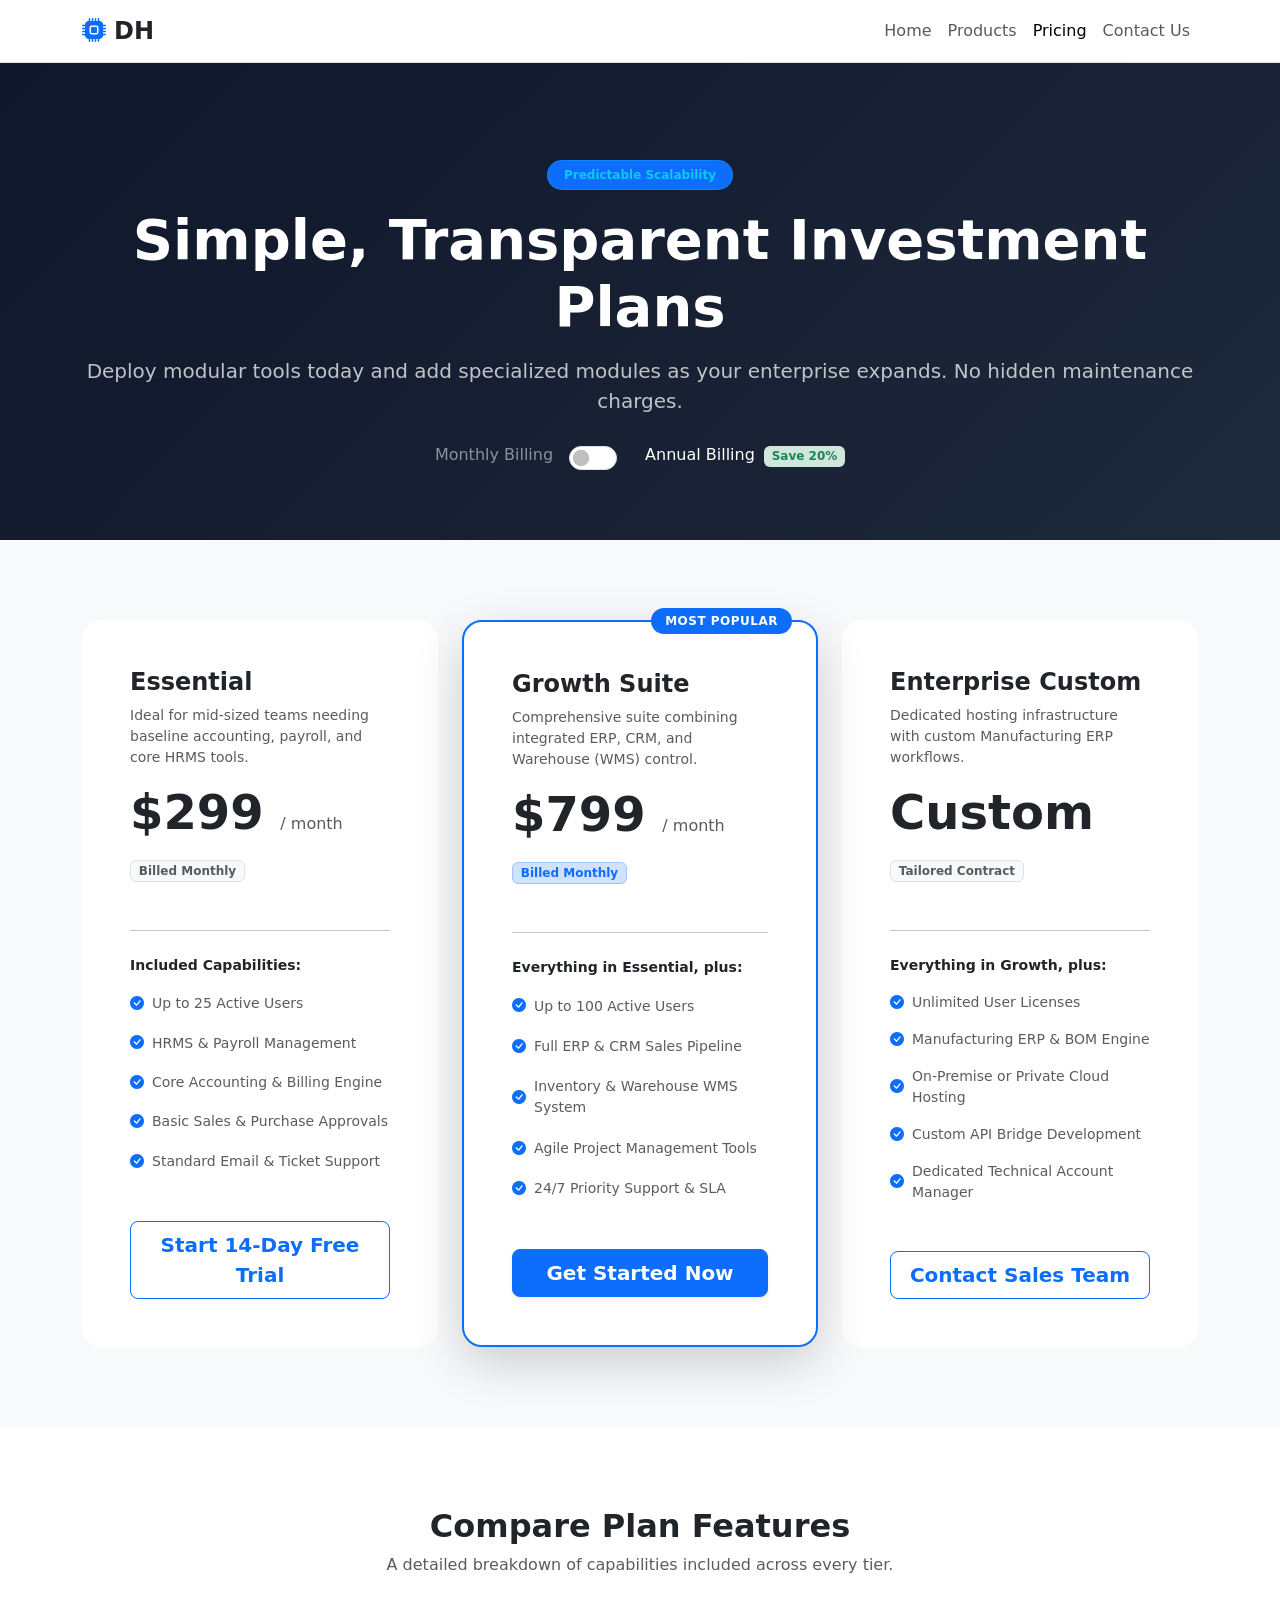
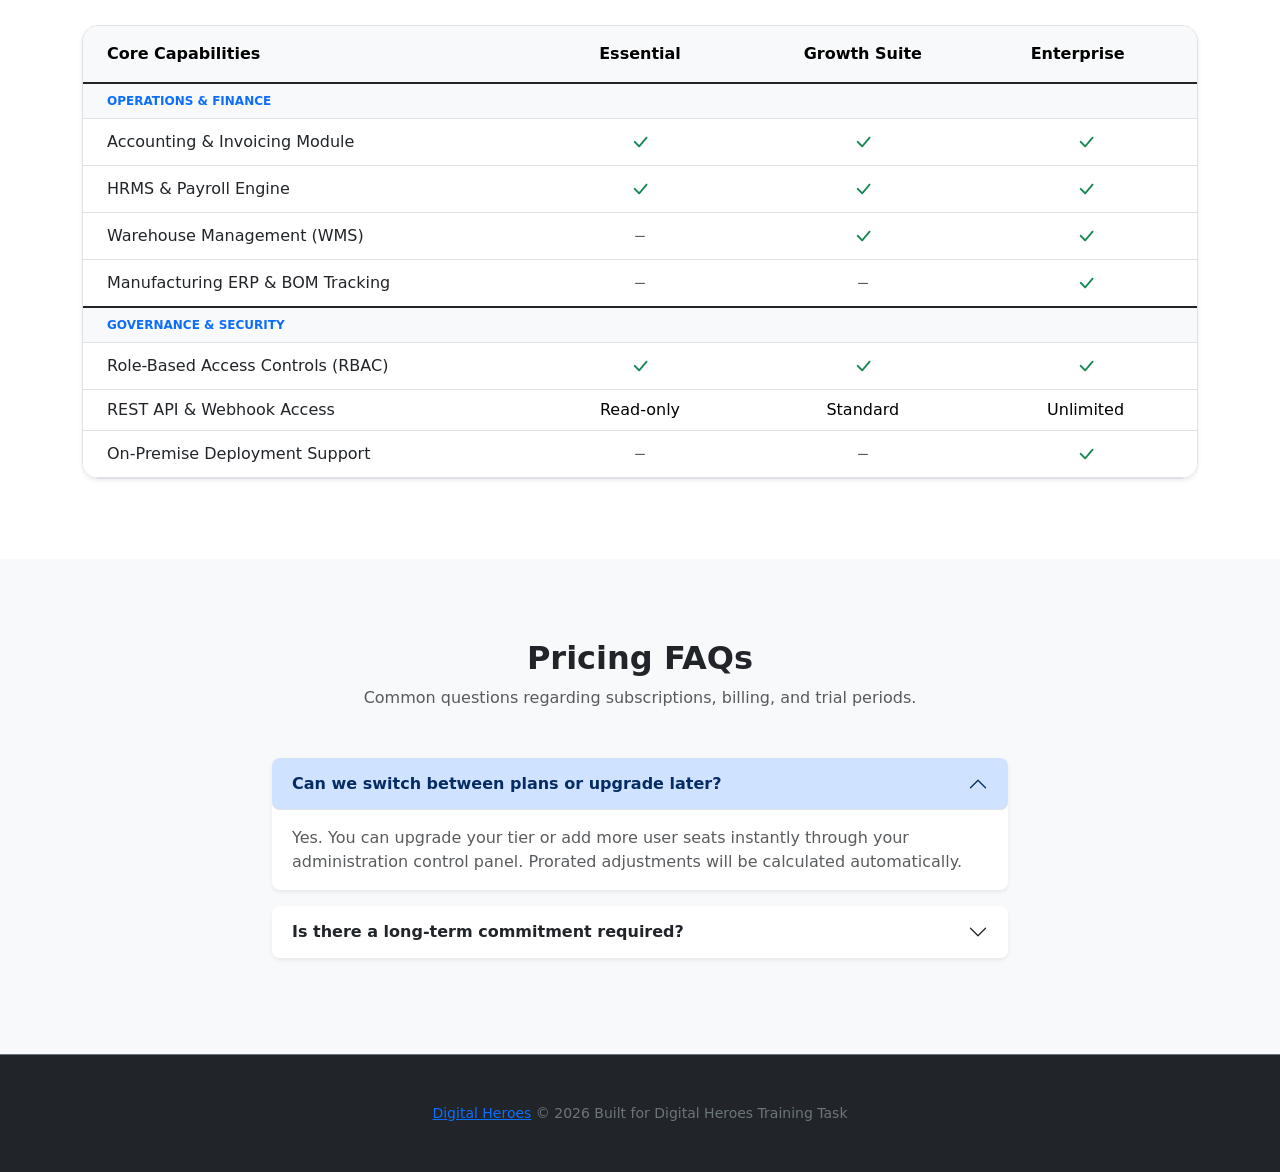
<file: pricing.html>
<!DOCTYPE html>
<html lang="en">
<head>
  <meta charset="UTF-8">
  <meta name="viewport" content="width=device-width, initial-scale=1.0">
  <title>Flexible Enterprise Pricing Plans | DH Software Suite</title>
  <meta name="description" content="Transparent pricing options for ERP, CRM, HRMS, and WMS software suites. Choose scalable cloud or on-premise plans designed for growing businesses.">
  <meta name="keywords" content="ERP Pricing, Software Costs, Business Software Subscription, HRMS Pricing, CRM Plans">
  <link rel="canonical" href="https://example.com/pricing.html">

  <!-- Open Graph / Facebook -->
  <meta property="og:type" content="website">
  <meta property="og:url" content="https://example.com/pricing.html">
  <meta property="og:title" content="Flexible Enterprise Software Pricing Plans">
  <meta property="og:description" content="Transparent, predictable pricing for modular business software solutions. Scale effortlessly with zero hidden fees.">
  <meta property="og:image" content="https://example.com/assets/og-pricing.jpg">
  <link rel="stylesheet" href="style.css">
  <!-- Bootstrap 5.3 CSS & Icons -->
  <link href="https://cdn.jsdelivr.net/npm/bootstrap@5.3.3/dist/css/bootstrap.min.css" rel="stylesheet">
  <link href="https://cdn.jsdelivr.net/npm/bootstrap-icons@1.11.3/font/bootstrap-icons.min.css" rel="stylesheet">
  <!-- Structured Data (JSON-LD) -->
  <script type="application/ld+json">
  {
    "@context": "https://schema.org",
    "@type": "Product",
    "name": "DH Enterprise Software Suite",
    "description": "Modular ERP, CRM, and HRMS business software plans.",
    "offers": [
      {
        "@type": "Offer",
        "name": "Essential Plan",
        "price": "299.00",
        "priceCurrency": "USD",
        "priceValidUntil": "2027-12-31",
        "availability": "https://schema.org/InStock"
      },
      {
        "@type": "Offer",
        "name": "Growth Suite",
        "price": "799.00",
        "priceCurrency": "USD",
        "priceValidUntil": "2027-12-31",
        "availability": "https://schema.org/InStock"
      }
    ]
  }
  </script>
</head>
<body>
  <!-- Header / Navigation -->
  <header>
    <nav class="navbar navbar-expand-lg navbar-light bg-white border-bottom fixed-top" aria-label="Main navigation">
      <div class="container">
        <a class="navbar-brand d-flex align-items-center fw-bold fs-4 text-dark" href="index.html">
          <i class="bi bi-cpu-fill text-primary me-2" aria-hidden="true"></i>DH
        </a>
        <button class="navbar-toggler" type="button" data-bs-toggle="collapse" data-bs-target="#navbarContent" aria-controls="navbarContent" aria-expanded="false" aria-label="Toggle navigation menu">
          <span class="navbar-toggler-icon"></span>
        </button>

        <div class="collapse navbar-collapse" id="navbarContent">
          <ul class="navbar-nav mx-auto mb-2 mb-lg-0 fw-medium">
            <li class="nav-item"><a class="nav-link" href="index.html">Home</a></li>
            <li class="nav-item"><a class="nav-link" href="product.html">Products</a></li>
            <li class="nav-item"><a class="nav-link active" aria-current="page" href="pricing.html">Pricing</a></li>
            <li class="nav-item"><a class="nav-link" href="contact.html">Contact Us</a></li>
          </ul>
          <!-- <div class="d-flex align-items-center gap-2">
            <a href="index.html#contact" class="btn btn-outline-primary px-3">Sign In</a>
            <a href="index.html#contact" class="btn btn-primary px-3">Get Started</a>
          </div> -->
        </div>
      </div>
    </nav>
  </header>

  <!-- Main Content Body -->
  <main id="main-content" style="margin-top: 60px;">

    <!-- Pricing Hero Section -->
    <section class="pricing-hero text-center">
      <div class="container">
        <span class="badge bg-primary bg-opacity-20 text-info border border-info border-opacity-25 px-3 py-2 rounded-pill mb-3">Predictable Scalability</span>
        <h1 class="display-4 fw-bold mb-3">Simple, Transparent Investment Plans</h1>
        <p class="lead text-light opacity-75 max-w-2xl mx-auto mb-4">
          Deploy modular tools today and add specialized modules as your enterprise expands. No hidden maintenance charges.
        </p>

        <!-- Billing Cycle Toggle Switch -->
        <div class="d-flex align-items-center justify-content-center gap-3 mt-4">
          <span class="fw-medium text-white-50">Monthly Billing</span>
          <div class="form-check form-switch fs-4 m-0">
            <input class="form-check-input" type="checkbox" id="billingToggle" role="switch" onchange="togglePricing()">
          </div>
          <span class="fw-medium text-white">Annual Billing <span class="badge bg-success-subtle text-success fs-7 ms-1">Save 20%</span></span>
        </div>
      </div>
    </section>

    <!-- Pricing Cards Grid -->
    <section class="section-padding bg-light">
      <div class="container">
        <div class="row g-4 align-items-stretch">

          <!-- Starter / Essential Plan -->
          <div class="col-lg-4">
            <div class="pricing-card p-4 p-xl-5 d-flex flex-column">
              <div class="mb-4">
                <h2 class="h4 fw-bold text-dark">Essential</h2>
                <p class="text-muted small">Ideal for mid-sized teams needing baseline accounting, payroll, and core HRMS tools.</p>
                <div class="display-5 fw-bold text-dark my-3">
                  $<span class="price-val" data-monthly="299" data-annual="239">239</span>
                  <span class="fs-6 text-muted fw-normal">/ month</span>
                </div>
                <span class="badge bg-light text-muted border">Billed <span class="billing-type">Annually</span></span>
              </div>

              <hr class="my-4">

              <p class="fw-semibold text-dark small mb-3">Included Capabilities:</p>
              <ul class="list-unstyled d-grid gap-3 text-muted small mb-5 flex-grow-1">
                <li class="d-flex align-items-center"><i class="bi bi-check-circle-fill text-primary me-2"></i>Up to 25 Active Users</li>
                <li class="d-flex align-items-center"><i class="bi bi-check-circle-fill text-primary me-2"></i>HRMS & Payroll Management</li>
                <li class="d-flex align-items-center"><i class="bi bi-check-circle-fill text-primary me-2"></i>Core Accounting & Billing Engine</li>
                <li class="d-flex align-items-center"><i class="bi bi-check-circle-fill text-primary me-2"></i>Basic Sales & Purchase Approvals</li>
                <li class="d-flex align-items-center"><i class="bi bi-check-circle-fill text-primary me-2"></i>Standard Email & Ticket Support</li>
              </ul>

              <a href="index.html#contact" class="btn btn-outline-primary btn-lg w-100 fw-semibold mt-auto">Start 14-Day Free Trial</a>
            </div>
          </div>

          <!-- Growth / Professional Plan (Featured) -->
          <div class="col-lg-4">
            <div class="pricing-card popular-tier p-4 p-xl-5 shadow-lg d-flex flex-column">
              <span class="badge-popular">Most Popular</span>
              <div class="mb-4">
                <h2 class="h4 fw-bold text-dark">Growth Suite</h2>
                <p class="text-muted small">Comprehensive suite combining integrated ERP, CRM, and Warehouse (WMS) control.</p>
                <div class="display-5 fw-bold text-dark my-3">
                  $<span class="price-val" data-monthly="799" data-annual="639">639</span>
                  <span class="fs-6 text-muted fw-normal">/ month</span>
                </div>
                <span class="badge bg-primary-subtle text-primary border border-primary-subtle">Billed <span class="billing-type">Annually</span></span>
              </div>

              <hr class="my-4">

              <p class="fw-semibold text-dark small mb-3">Everything in Essential, plus:</p>
              <ul class="list-unstyled d-grid gap-3 text-muted small mb-5 flex-grow-1">
                <li class="d-flex align-items-center"><i class="bi bi-check-circle-fill text-primary me-2"></i>Up to 100 Active Users</li>
                <li class="d-flex align-items-center"><i class="bi bi-check-circle-fill text-primary me-2"></i>Full ERP & CRM Sales Pipeline</li>
                <li class="d-flex align-items-center"><i class="bi bi-check-circle-fill text-primary me-2"></i>Inventory & Warehouse WMS System</li>
                <li class="d-flex align-items-center"><i class="bi bi-check-circle-fill text-primary me-2"></i>Agile Project Management Tools</li>
                <li class="d-flex align-items-center"><i class="bi bi-check-circle-fill text-primary me-2"></i>24/7 Priority Support & SLA</li>
              </ul>

              <a href="index.html#contact" class="btn btn-primary btn-lg w-100 fw-semibold mt-auto shadow-sm">Get Started Now</a>
            </div>
          </div>

          <!-- Custom Enterprise Plan -->
          <div class="col-lg-4">
            <div class="pricing-card p-4 p-xl-5 d-flex flex-column">
              <div class="mb-4">
                <h2 class="h4 fw-bold text-dark">Enterprise Custom</h2>
                <p class="text-muted small">Dedicated hosting infrastructure with custom Manufacturing ERP workflows.</p>
                <div class="display-5 fw-bold text-dark my-3">Custom</div>
                <span class="badge bg-light text-muted border">Tailored Contract</span>
              </div>

              <hr class="my-4">

              <p class="fw-semibold text-dark small mb-3">Everything in Growth, plus:</p>
              <ul class="list-unstyled d-grid gap-3 text-muted small mb-5 flex-grow-1">
                <li class="d-flex align-items-center"><i class="bi bi-check-circle-fill text-primary me-2"></i>Unlimited User Licenses</li>
                <li class="d-flex align-items-center"><i class="bi bi-check-circle-fill text-primary me-2"></i>Manufacturing ERP & BOM Engine</li>
                <li class="d-flex align-items-center"><i class="bi bi-check-circle-fill text-primary me-2"></i>On-Premise or Private Cloud Hosting</li>
                <li class="d-flex align-items-center"><i class="bi bi-check-circle-fill text-primary me-2"></i>Custom API Bridge Development</li>
                <li class="d-flex align-items-center"><i class="bi bi-check-circle-fill text-primary me-2"></i>Dedicated Technical Account Manager</li>
              </ul>

              <a href="index.html#contact" class="btn btn-outline-primary btn-lg w-100 fw-semibold mt-auto">Contact Sales Team</a>
            </div>
          </div>

        </div>
      </div>
    </section>

    <!-- Comprehensive Feature Comparison Matrix -->
    <section class="section-padding">
      <div class="container">
        <div class="text-center mb-5">
          <h2 class="fw-bold fs-2 text-dark">Compare Plan Features</h2>
          <p class="text-muted">A detailed breakdown of capabilities included across every tier.</p>
        </div>

        <div class="table-responsive shadow-sm rounded-4 border">
          <table class="table table-hover align-middle mb-0">
            <thead class="table-light">
              <tr>
                <th scope="col" class="py-3 ps-4" style="width: 40%;">Core Capabilities</th>
                <th scope="col" class="py-3 text-center" style="width: 20%;">Essential</th>
                <th scope="col" class="py-3 text-center" style="width: 20%;">Growth Suite</th>
                <th scope="col" class="py-3 text-center pe-4" style="width: 20%;">Enterprise</th>
              </tr>
            </thead>
            <tbody>
              <!-- Group 1 -->
              <tr class="table-group-divider">
                <th colspan="4" class="bg-light ps-4 text-primary fw-bold text-uppercase fs-7 py-2">Operations & Finance</th>
              </tr>
              <tr>
                <td class="ps-4 text-dark fw-medium">Accounting & Invoicing Module</td>
                <td class="text-center"><i class="bi bi-check-lg text-success fs-5"></i></td>
                <td class="text-center"><i class="bi bi-check-lg text-success fs-5"></i></td>
                <td class="text-center"><i class="bi bi-check-lg text-success fs-5"></i></td>
              </tr>
              <tr>
                <td class="ps-4 text-dark fw-medium">HRMS & Payroll Engine</td>
                <td class="text-center"><i class="bi bi-check-lg text-success fs-5"></i></td>
                <td class="text-center"><i class="bi bi-check-lg text-success fs-5"></i></td>
                <td class="text-center"><i class="bi bi-check-lg text-success fs-5"></i></td>
              </tr>
              <tr>
                <td class="ps-4 text-dark fw-medium">Warehouse Management (WMS)</td>
                <td class="text-center"><i class="bi bi-dash text-muted fs-5"></i></td>
                <td class="text-center"><i class="bi bi-check-lg text-success fs-5"></i></td>
                <td class="text-center"><i class="bi bi-check-lg text-success fs-5"></i></td>
              </tr>
              <tr>
                <td class="ps-4 text-dark fw-medium">Manufacturing ERP & BOM Tracking</td>
                <td class="text-center"><i class="bi bi-dash text-muted fs-5"></i></td>
                <td class="text-center"><i class="bi bi-dash text-muted fs-5"></i></td>
                <td class="text-center"><i class="bi bi-check-lg text-success fs-5"></i></td>
              </tr>

              <!-- Group 2 -->
              <tr class="table-group-divider">
                <th colspan="4" class="bg-light ps-4 text-primary fw-bold text-uppercase fs-7 py-2">Governance & Security</th>
              </tr>
              <tr>
                <td class="ps-4 text-dark fw-medium">Role-Based Access Controls (RBAC)</td>
                <td class="text-center"><i class="bi bi-check-lg text-success fs-5"></i></td>
                <td class="text-center"><i class="bi bi-check-lg text-success fs-5"></i></td>
                <td class="text-center"><i class="bi bi-check-lg text-success fs-5"></i></td>
              </tr>
              <tr>
                <td class="ps-4 text-dark fw-medium">REST API & Webhook Access</td>
                <td class="text-center">Read-only</td>
                <td class="text-center">Standard</td>
                <td class="text-center">Unlimited</td>
              </tr>
              <tr>
                <td class="ps-4 text-dark fw-medium">On-Premise Deployment Support</td>
                <td class="text-center"><i class="bi bi-dash text-muted fs-5"></i></td>
                <td class="text-center"><i class="bi bi-dash text-muted fs-5"></i></td>
                <td class="text-center"><i class="bi bi-check-lg text-success fs-5"></i></td>
              </tr>
            </tbody>
          </table>
        </div>
      </div>
    </section>

    <!-- Pricing FAQs Section -->
    <section class="section-padding bg-light">
      <div class="container">
        <div class="text-center mb-5">
          <h2 class="fw-bold fs-2 text-dark">Pricing FAQs</h2>
          <p class="text-muted">Common questions regarding subscriptions, billing, and trial periods.</p>
        </div>

        <div class="row justify-content-center">
          <div class="col-lg-8">
            <div class="accordion" id="pricingFaqAccordion">
              
              <div class="accordion-item border-0 mb-3 rounded-3 shadow-sm">
                <h3 class="accordion-header" id="pHeadingOne">
                  <button class="accordion-button fw-semibold rounded-3" type="button" data-bs-toggle="collapse" data-bs-target="#pCollapseOne" aria-expanded="true" aria-controls="pCollapseOne">
                    Can we switch between plans or upgrade later?
                  </button>
                </h3>
                <div id="pCollapseOne" class="accordion-collapse collapse show" aria-labelledby="pHeadingOne" data-bs-parent="#pricingFaqAccordion">
                  <div class="accordion-body text-muted">
                    Yes. You can upgrade your tier or add more user seats instantly through your administration control panel. Prorated adjustments will be calculated automatically.
                  </div>
                </div>
              </div>

              <div class="accordion-item border-0 mb-3 rounded-3 shadow-sm">
                <h3 class="accordion-header" id="pHeadingTwo">
                  <button class="accordion-button collapsed fw-semibold rounded-3" type="button" data-bs-toggle="collapse" data-bs-target="#pCollapseTwo" aria-expanded="false" aria-controls="pCollapseTwo">
                    Is there a long-term commitment required?
                  </button>
                </h3>
                <div id="pCollapseTwo" class="accordion-collapse collapse" aria-labelledby="pHeadingTwo" data-bs-parent="#pricingFaqAccordion">
                  <div class="accordion-body text-muted">
                    No long-term contracts are necessary for monthly plans. Annual subscriptions are paid upfront for a discounted rate, but can be managed or canceled before renewal.
                  </div>
                </div>
              </div>

            </div>
          </div>
        </div>
      </div>
    </section>

  </main>

  <!-- Footer -->
  <footer class="bg-dark text-light py-5 border-top border-secondary">
    <div class="container text-center text-secondary small">
      <p class="mb-0"> <a href="https://digitalheroesco.com" target="_blank" rel="noopener noreferrer">Digital Heroes</a> &copy; 2026 Built for Digital Heroes Training Task</p>
    </div>
  </footer>

  <!-- Bootstrap 5.3 JavaScript Bundle -->
  <script src="https://cdn.jsdelivr.net/npm/bootstrap@5.3.3/dist/js/bootstrap.bundle.min.js"></script>

  <!-- Pricing Toggle Script -->
  <script>
    function togglePricing() {
      const isAnnual = document.getElementById('billingToggle').checked;
      const prices = document.querySelectorAll('.price-val');
      const billingLabels = document.querySelectorAll('.billing-type');

      prices.forEach(price => {
        price.textContent = isAnnual ? price.getAttribute('data-annual') : price.getAttribute('data-monthly');
      });

      billingLabels.forEach(label => {
        label.textContent = isAnnual ? 'Annually' : 'Monthly';
      });
    }

    // Initialize state on load
    document.addEventListener('DOMContentLoaded', togglePricing);
  </script>
</body>
</html>
</file>
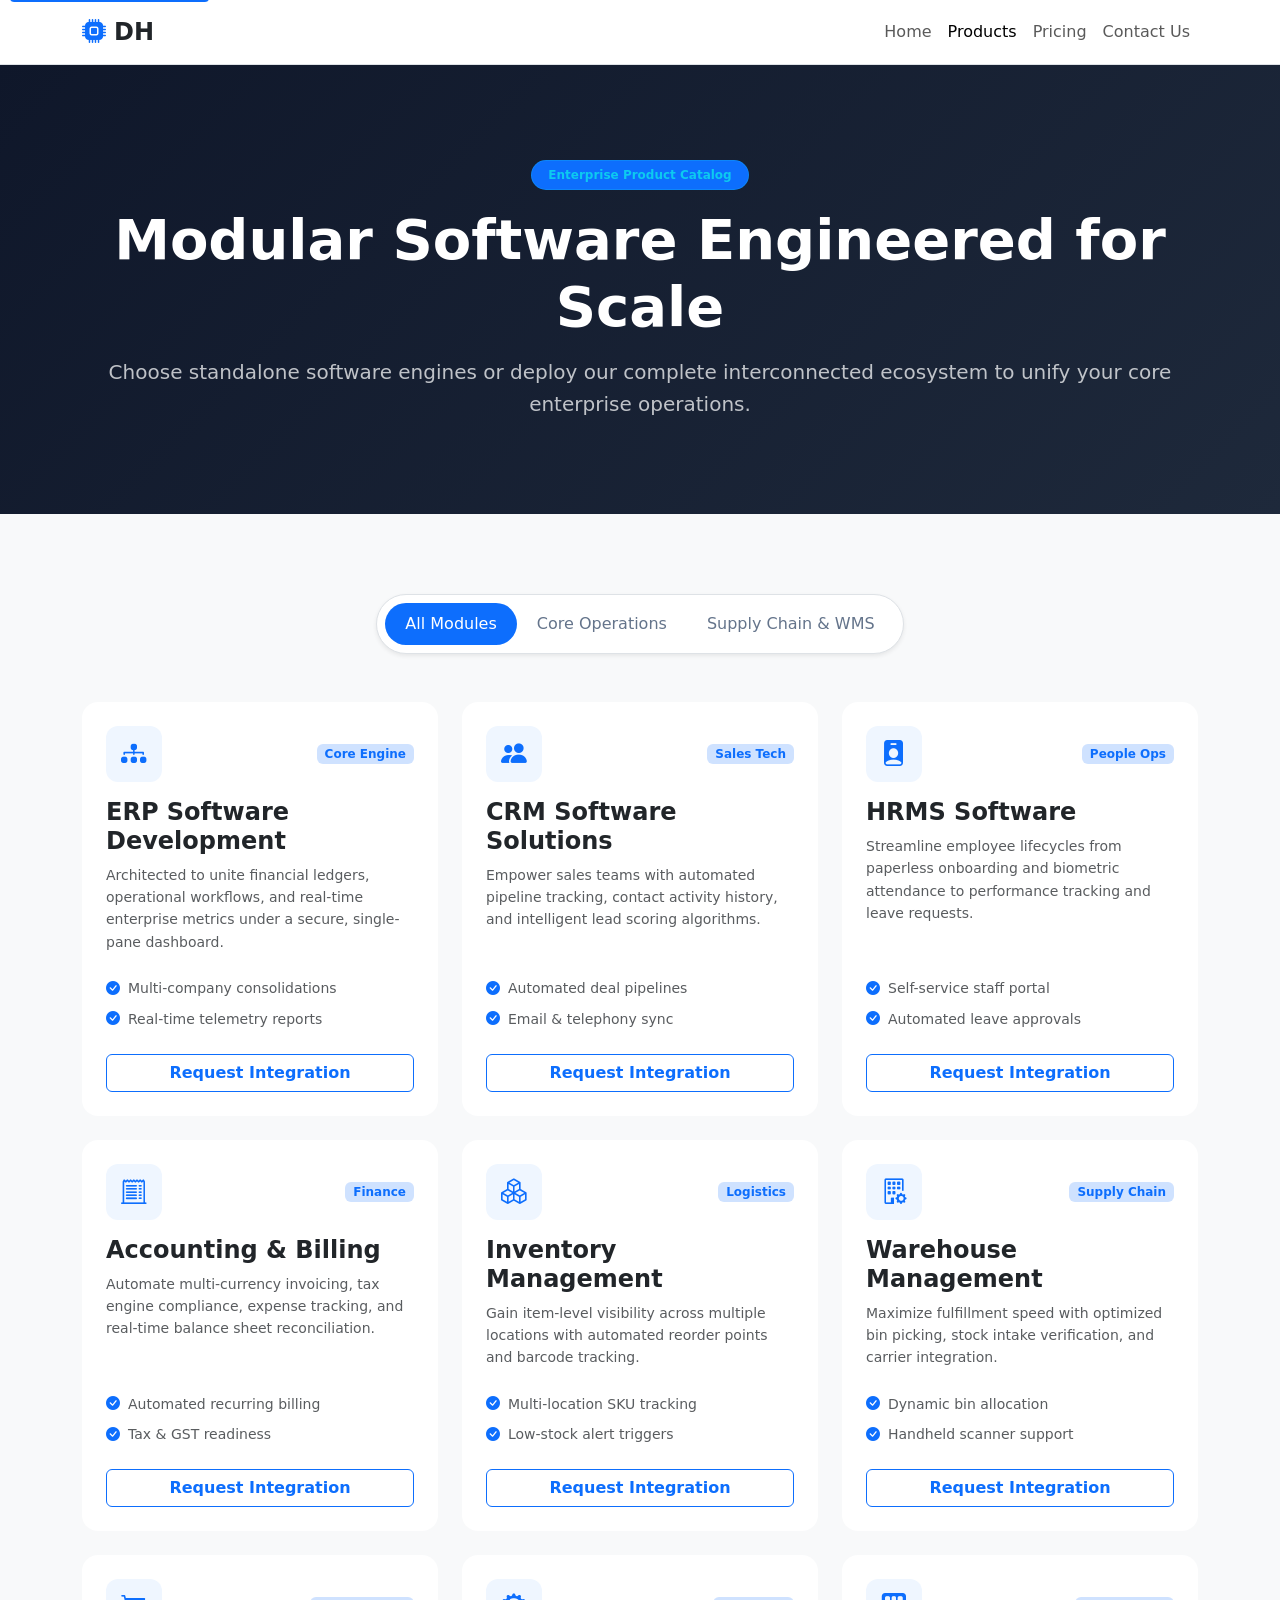
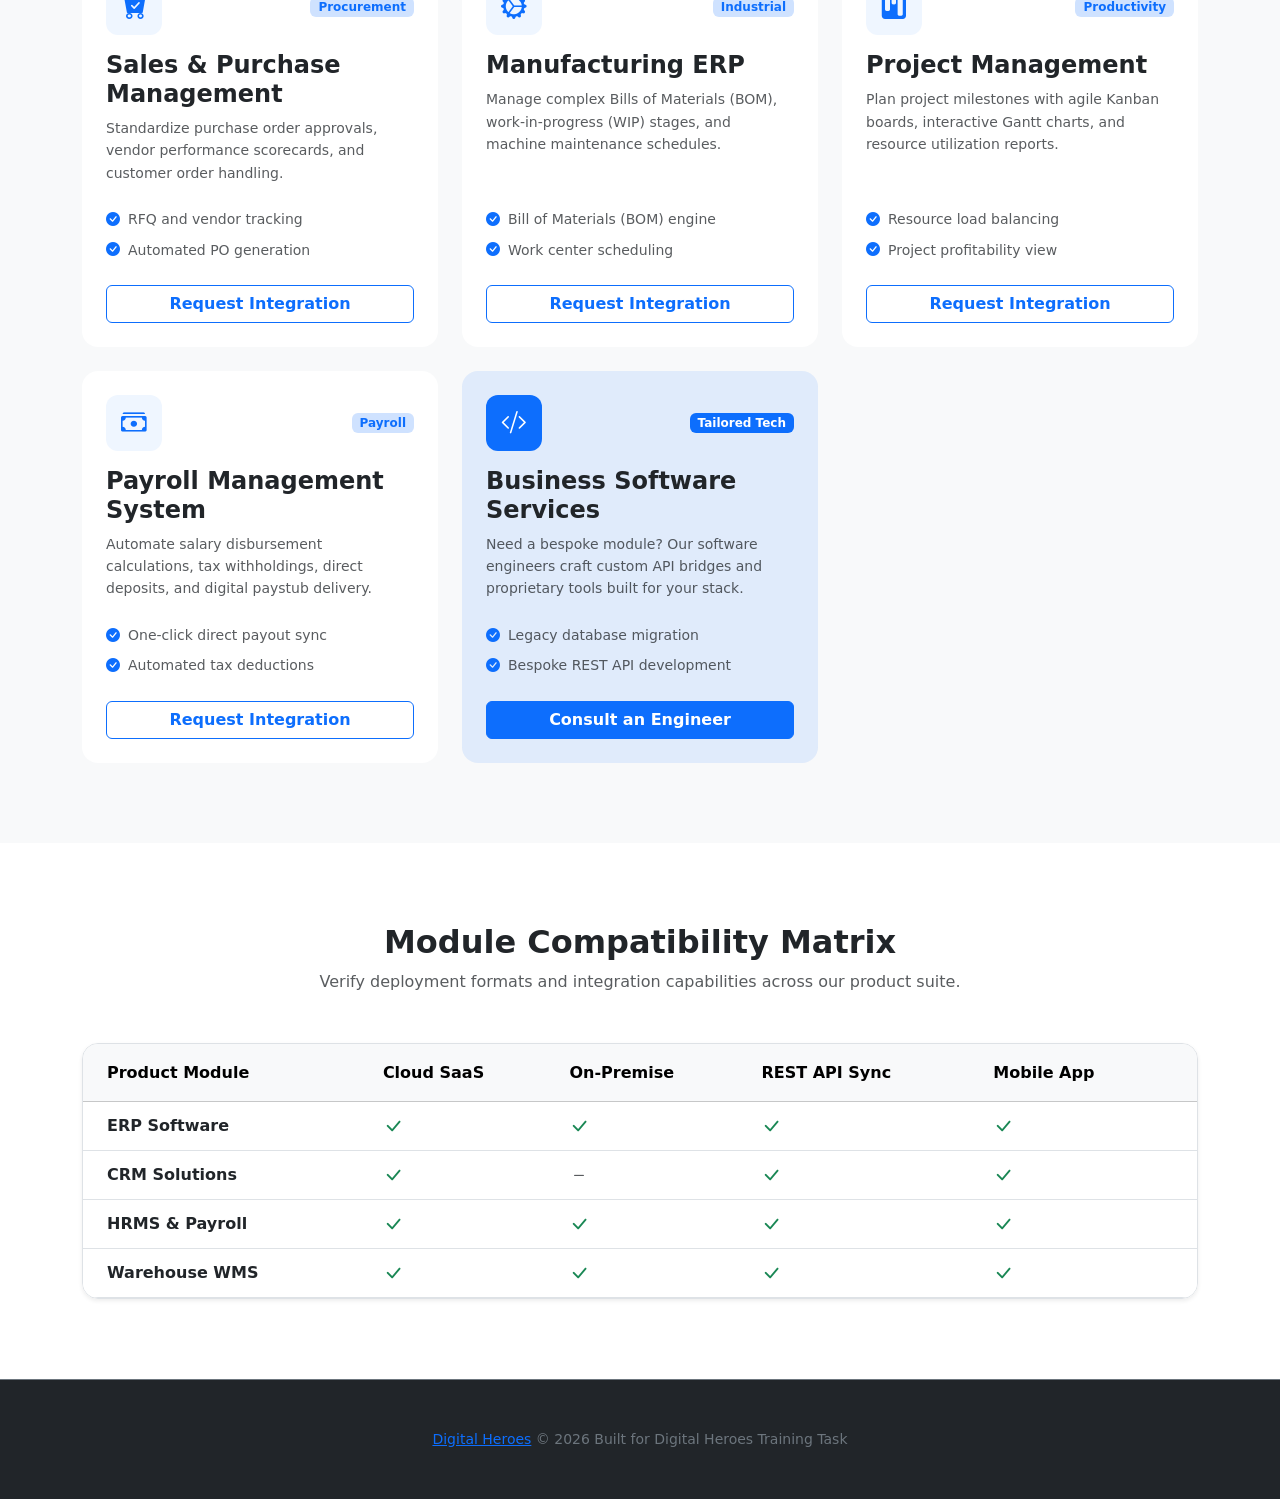
<file: product.html>
<!DOCTYPE html>
<html lang="en">
<head>
  <meta charset="UTF-8">
  <meta name="viewport" content="width=device-width, initial-scale=1.0">
  <title>Software Products & Modules | Next-Gen Business Suite</title>
  <meta name="description" content="Explore our complete suite of enterprise software solutions: ERP, CRM, HRMS, Accounting, Inventory, WMS, Manufacturing, and Payroll modules.">
  <meta name="keywords" content="ERP Software, CRM Solutions, HRMS, Accounting Software, WMS, Manufacturing ERP, Payroll System">
  <link rel="canonical" href="https://example.com/products.html">

  <!-- Open Graph / Facebook -->
  <meta property="og:type" content="website">
  <meta property="og:url" content="https://example.com/products.html">
  <meta property="og:title" content="Enterprise Software Products & Ecosystem">
  <meta property="og:description" content="Explore modular, enterprise-ready software solutions built to power growing organizations.">
  <meta property="og:image" content="https://example.com/assets/og-products.jpg">

  <!-- Bootstrap 5.3 CSS & Icons -->
  <link href="https://cdn.jsdelivr.net/npm/bootstrap@5.3.3/dist/css/bootstrap.min.css" rel="stylesheet">
  <link href="https://cdn.jsdelivr.net/npm/bootstrap-icons@1.11.3/font/bootstrap-icons.min.css" rel="stylesheet">
  <link rel="stylesheet" href="style.css">
  <!-- Structured Data (JSON-LD) -->
  <script type="application/ld+json">
  {
    "@context": "https://schema.org",
    "@type": "ItemList",
    "name": "Enterprise Software Solutions",
    "itemListElement": [
      {
        "@type": "ListItem",
        "position": 1,
        "name": "ERP Software Development",
        "description": "Unified business management platform for finance, operations, and resource planning."
      },
      {
        "@type": "ListItem",
        "position": 2,
        "name": "CRM Software Solutions",
        "description": "Customer relationship management and sales pipeline automation."
      },
      {
        "@type": "ListItem",
        "position": 3,
        "name": "HRMS Software",
        "description": "Human resource management system for attendance, onboarding, and performance."
      }
    ]
  }
  </script>
</head>
<body>

  <!-- Skip Link for Accessibility -->
  <a href="#main-content" class="skip-link">Skip to main content</a>

  <!-- Header / Navigation -->
  <header>
    <nav class="navbar navbar-expand-lg navbar-light bg-white border-bottom fixed-top" aria-label="Main navigation">
      <div class="container">
        <a class="navbar-brand d-flex align-items-center fw-bold fs-4 text-dark" href="index.html">
          <i class="bi bi-cpu-fill text-primary me-2" aria-hidden="true"></i>DH
        </a>
        <button class="navbar-toggler" type="button" data-bs-toggle="collapse" data-bs-target="#navbarContent" aria-controls="navbarContent" aria-expanded="false" aria-label="Toggle navigation menu">
          <span class="navbar-toggler-icon"></span>
        </button>

        <div class="collapse navbar-collapse" id="navbarContent">
          <ul class="navbar-nav mx-auto mb-2 mb-lg-0 fw-medium">
            <li class="nav-item"><a class="nav-link" href="index.html">Home</a></li>
            <li class="nav-item"><a class="nav-link active" aria-current="page" href="product.html">Products</a></li>
            <li class="nav-item"><a class="nav-link" href="pricing.html">Pricing</a></li>
            <li class="nav-item"><a class="nav-link" href="contact.html">Contact Us</a></li>
          </ul>
        </div>
      </div>
    </nav>
  </header>

  <!-- Main Content Body -->
  <main id="main-content" style="margin-top: 60px;">

    <!-- Product Hero Banner -->
    <section class="product-hero">
      <div class="container text-center">
        <span class="badge bg-primary bg-opacity-20 text-info border border-info border-opacity-25 px-3 py-2 rounded-pill mb-3">Enterprise Product Catalog</span>
        <h1 class="display-4 fw-bold mb-3">Modular Software Engineered for Scale</h1>
        <p class="lead text-light opacity-75 max-w-2xl mx-auto mb-4">
          Choose standalone software engines or deploy our complete interconnected ecosystem to unify your core enterprise operations.
        </p>
      </div>
    </section>

    <!-- Product Grid Section -->
    <section class="section-padding bg-light">
      <div class="container">
        
        <!-- Interactive Category Nav Tabs -->
        <div class="d-flex justify-content-center mb-5">
          <ul class="nav nav-pills bg-white p-2 rounded-pill shadow-sm border" id="productTabs" role="tablist">
            <li class="nav-item" role="presentation">
              <button class="nav-link active" id="all-tab" data-bs-toggle="pill" data-bs-target="#all-products" type="button" role="tab" aria-selected="true">All Modules</button>
            </li>
            <li class="nav-item" role="presentation">
              <button class="nav-link" id="core-tab" data-bs-toggle="pill" data-bs-target="#core-products" type="button" role="tab" aria-selected="false">Core Operations</button>
            </li>
            <li class="nav-item" role="presentation">
              <button class="nav-link" id="supply-tab" data-bs-toggle="pill" data-bs-target="#supply-products" type="button" role="tab" aria-selected="false">Supply Chain & WMS</button>
            </li>
          </ul>
        </div>

        <div class="tab-content" id="productTabsContent">
          
          <!-- Tab 1: All Products -->
          <div class="tab-pane fade show active" id="all-products" role="tabpanel" aria-labelledby="all-tab">
            <div class="row g-4">

              <!-- 1. ERP Software Development -->
              <div class="col-md-6 col-lg-4">
                <article class="product-card p-4 d-flex flex-column">
                  <div class="d-flex align-items-center justify-content-between mb-3">
                    <div class="icon-wrapper"><i class="bi bi-diagram-3-fill" aria-hidden="true"></i></div>
                    <span class="badge bg-primary-subtle text-primary fw-semibold px-2 py-1">Core Engine</span>
                  </div>
                  <h2 class="h4 fw-bold text-dark">ERP Software Development</h2>
                  <p class="text-muted small mb-4 flex-grow-1">Architected to unite financial ledgers, operational workflows, and real-time enterprise metrics under a secure, single-pane dashboard.</p>
                  <ul class="list-unstyled small text-muted mb-4 d-grid gap-2">
                    <li><i class="bi bi-check-circle-fill text-primary me-2"></i>Multi-company consolidations</li>
                    <li><i class="bi bi-check-circle-fill text-primary me-2"></i>Real-time telemetry reports</li>
                  </ul>
                  <a href="index.html#contact" class="btn btn-outline-primary w-100 fw-semibold mt-auto">Request Integration</a>
                </article>
              </div>

              <!-- 2. CRM Software Solutions -->
              <div class="col-md-6 col-lg-4">
                <article class="product-card p-4 d-flex flex-column">
                  <div class="d-flex align-items-center justify-content-between mb-3">
                    <div class="icon-wrapper"><i class="bi bi-people-fill" aria-hidden="true"></i></div>
                    <span class="badge bg-primary-subtle text-primary fw-semibold px-2 py-1">Sales Tech</span>
                  </div>
                  <h2 class="h4 fw-bold text-dark">CRM Software Solutions</h2>
                  <p class="text-muted small mb-4 flex-grow-1">Empower sales teams with automated pipeline tracking, contact activity history, and intelligent lead scoring algorithms.</p>
                  <ul class="list-unstyled small text-muted mb-4 d-grid gap-2">
                    <li><i class="bi bi-check-circle-fill text-primary me-2"></i>Automated deal pipelines</li>
                    <li><i class="bi bi-check-circle-fill text-primary me-2"></i>Email & telephony sync</li>
                  </ul>
                  <a href="index.html#contact" class="btn btn-outline-primary w-100 fw-semibold mt-auto">Request Integration</a>
                </article>
              </div>

              <!-- 3. HRMS Software -->
              <div class="col-md-6 col-lg-4">
                <article class="product-card p-4 d-flex flex-column">
                  <div class="d-flex align-items-center justify-content-between mb-3">
                    <div class="icon-wrapper"><i class="bi bi-person-badge-fill" aria-hidden="true"></i></div>
                    <span class="badge bg-primary-subtle text-primary fw-semibold px-2 py-1">People Ops</span>
                  </div>
                  <h2 class="h4 fw-bold text-dark">HRMS Software</h2>
                  <p class="text-muted small mb-4 flex-grow-1">Streamline employee lifecycles from paperless onboarding and biometric attendance to performance tracking and leave requests.</p>
                  <ul class="list-unstyled small text-muted mb-4 d-grid gap-2">
                    <li><i class="bi bi-check-circle-fill text-primary me-2"></i>Self-service staff portal</li>
                    <li><i class="bi bi-check-circle-fill text-primary me-2"></i>Automated leave approvals</li>
                  </ul>
                  <a href="index.html#contact" class="btn btn-outline-primary w-100 fw-semibold mt-auto">Request Integration</a>
                </article>
              </div>

              <!-- 4. Accounting & Billing Software -->
              <div class="col-md-6 col-lg-4">
                <article class="product-card p-4 d-flex flex-column">
                  <div class="d-flex align-items-center justify-content-between mb-3">
                    <div class="icon-wrapper"><i class="bi bi-receipt-cutoff" aria-hidden="true"></i></div>
                    <span class="badge bg-primary-subtle text-primary fw-semibold px-2 py-1">Finance</span>
                  </div>
                  <h2 class="h4 fw-bold text-dark">Accounting & Billing</h2>
                  <p class="text-muted small mb-4 flex-grow-1">Automate multi-currency invoicing, tax engine compliance, expense tracking, and real-time balance sheet reconciliation.</p>
                  <ul class="list-unstyled small text-muted mb-4 d-grid gap-2">
                    <li><i class="bi bi-check-circle-fill text-primary me-2"></i>Automated recurring billing</li>
                    <li><i class="bi bi-check-circle-fill text-primary me-2"></i>Tax & GST readiness</li>
                  </ul>
                  <a href="index.html#contact" class="btn btn-outline-primary w-100 fw-semibold mt-auto">Request Integration</a>
                </article>
              </div>

              <!-- 5. Inventory Management System -->
              <div class="col-md-6 col-lg-4">
                <article class="product-card p-4 d-flex flex-column">
                  <div class="d-flex align-items-center justify-content-between mb-3">
                    <div class="icon-wrapper"><i class="bi bi-boxes" aria-hidden="true"></i></div>
                    <span class="badge bg-primary-subtle text-primary fw-semibold px-2 py-1">Logistics</span>
                  </div>
                  <h2 class="h4 fw-bold text-dark">Inventory Management</h2>
                  <p class="text-muted small mb-4 flex-grow-1">Gain item-level visibility across multiple locations with automated reorder points and barcode tracking.</p>
                  <ul class="list-unstyled small text-muted mb-4 d-grid gap-2">
                    <li><i class="bi bi-check-circle-fill text-primary me-2"></i>Multi-location SKU tracking</li>
                    <li><i class="bi bi-check-circle-fill text-primary me-2"></i>Low-stock alert triggers</li>
                  </ul>
                  <a href="index.html#contact" class="btn btn-outline-primary w-100 fw-semibold mt-auto">Request Integration</a>
                </article>
              </div>

              <!-- 6. Warehouse Management System (WMS) -->
              <div class="col-md-6 col-lg-4">
                <article class="product-card p-4 d-flex flex-column">
                  <div class="d-flex align-items-center justify-content-between mb-3">
                    <div class="icon-wrapper"><i class="bi bi-building-gear" aria-hidden="true"></i></div>
                    <span class="badge bg-primary-subtle text-primary fw-semibold px-2 py-1">Supply Chain</span>
                  </div>
                  <h2 class="h4 fw-bold text-dark">Warehouse Management</h2>
                  <p class="text-muted small mb-4 flex-grow-1">Maximize fulfillment speed with optimized bin picking, stock intake verification, and carrier integration.</p>
                  <ul class="list-unstyled small text-muted mb-4 d-grid gap-2">
                    <li><i class="bi bi-check-circle-fill text-primary me-2"></i>Dynamic bin allocation</li>
                    <li><i class="bi bi-check-circle-fill text-primary me-2"></i>Handheld scanner support</li>
                  </ul>
                  <a href="index.html#contact" class="btn btn-outline-primary w-100 fw-semibold mt-auto">Request Integration</a>
                </article>
              </div>

              <!-- 7. Sales & Purchase Management -->
              <div class="col-md-6 col-lg-4">
                <article class="product-card p-4 d-flex flex-column">
                  <div class="d-flex align-items-center justify-content-between mb-3">
                    <div class="icon-wrapper"><i class="bi bi-cart-check-fill" aria-hidden="true"></i></div>
                    <span class="badge bg-primary-subtle text-primary fw-semibold px-2 py-1">Procurement</span>
                  </div>
                  <h2 class="h4 fw-bold text-dark">Sales & Purchase Management</h2>
                  <p class="text-muted small mb-4 flex-grow-1">Standardize purchase order approvals, vendor performance scorecards, and customer order handling.</p>
                  <ul class="list-unstyled small text-muted mb-4 d-grid gap-2">
                    <li><i class="bi bi-check-circle-fill text-primary me-2"></i>RFQ and vendor tracking</li>
                    <li><i class="bi bi-check-circle-fill text-primary me-2"></i>Automated PO generation</li>
                  </ul>
                  <a href="index.html#contact" class="btn btn-outline-primary w-100 fw-semibold mt-auto">Request Integration</a>
                </article>
              </div>

              <!-- 8. Manufacturing ERP -->
              <div class="col-md-6 col-lg-4">
                <article class="product-card p-4 d-flex flex-column">
                  <div class="d-flex align-items-center justify-content-between mb-3">
                    <div class="icon-wrapper"><i class="bi bi-gear-wide-connected" aria-hidden="true"></i></div>
                    <span class="badge bg-primary-subtle text-primary fw-semibold px-2 py-1">Industrial</span>
                  </div>
                  <h2 class="h4 fw-bold text-dark">Manufacturing ERP</h2>
                  <p class="text-muted small mb-4 flex-grow-1">Manage complex Bills of Materials (BOM), work-in-progress (WIP) stages, and machine maintenance schedules.</p>
                  <ul class="list-unstyled small text-muted mb-4 d-grid gap-2">
                    <li><i class="bi bi-check-circle-fill text-primary me-2"></i>Bill of Materials (BOM) engine</li>
                    <li><i class="bi bi-check-circle-fill text-primary me-2"></i>Work center scheduling</li>
                  </ul>
                  <a href="index.html#contact" class="btn btn-outline-primary w-100 fw-semibold mt-auto">Request Integration</a>
                </article>
              </div>

              <!-- 9. Project Management Software -->
              <div class="col-md-6 col-lg-4">
                <article class="product-card p-4 d-flex flex-column">
                  <div class="d-flex align-items-center justify-content-between mb-3">
                    <div class="icon-wrapper"><i class="bi bi-kanban-fill" aria-hidden="true"></i></div>
                    <span class="badge bg-primary-subtle text-primary fw-semibold px-2 py-1">Productivity</span>
                  </div>
                  <h2 class="h4 fw-bold text-dark">Project Management</h2>
                  <p class="text-muted small mb-4 flex-grow-1">Plan project milestones with agile Kanban boards, interactive Gantt charts, and resource utilization reports.</p>
                  <ul class="list-unstyled small text-muted mb-4 d-grid gap-2">
                    <li><i class="bi bi-check-circle-fill text-primary me-2"></i>Resource load balancing</li>
                    <li><i class="bi bi-check-circle-fill text-primary me-2"></i>Project profitability view</li>
                  </ul>
                  <a href="index.html#contact" class="btn btn-outline-primary w-100 fw-semibold mt-auto">Request Integration</a>
                </article>
              </div>

              <!-- 10. Payroll Management System -->
              <div class="col-md-6 col-lg-4">
                <article class="product-card p-4 d-flex flex-column">
                  <div class="d-flex align-items-center justify-content-between mb-3">
                    <div class="icon-wrapper"><i class="bi bi-cash-stack" aria-hidden="true"></i></div>
                    <span class="badge bg-primary-subtle text-primary fw-semibold px-2 py-1">Payroll</span>
                  </div>
                  <h2 class="h4 fw-bold text-dark">Payroll Management System</h2>
                  <p class="text-muted small mb-4 flex-grow-1">Automate salary disbursement calculations, tax withholdings, direct deposits, and digital paystub delivery.</p>
                  <ul class="list-unstyled small text-muted mb-4 d-grid gap-2">
                    <li><i class="bi bi-check-circle-fill text-primary me-2"></i>One-click direct payout sync</li>
                    <li><i class="bi bi-check-circle-fill text-primary me-2"></i>Automated tax deductions</li>
                  </ul>
                  <a href="index.html#contact" class="btn btn-outline-primary w-100 fw-semibold mt-auto">Request Integration</a>
                </article>
              </div>

              <!-- 11. Custom Software Services -->
              <div class="col-md-6 col-lg-4">
                <article class="product-card p-4 d-flex flex-column border-primary bg-primary bg-opacity-10">
                  <div class="d-flex align-items-center justify-content-between mb-3">
                    <div class="icon-wrapper bg-primary text-white"><i class="bi bi-code-slash" aria-hidden="true"></i></div>
                    <span class="badge bg-primary text-white fw-semibold px-2 py-1">Tailored Tech</span>
                  </div>
                  <h2 class="h4 fw-bold text-dark">Business Software Services</h2>
                  <p class="text-muted small mb-4 flex-grow-1">Need a bespoke module? Our software engineers craft custom API bridges and proprietary tools built for your stack.</p>
                  <ul class="list-unstyled small text-muted mb-4 d-grid gap-2">
                    <li><i class="bi bi-check-circle-fill text-primary me-2"></i>Legacy database migration</li>
                    <li><i class="bi bi-check-circle-fill text-primary me-2"></i>Bespoke REST API development</li>
                  </ul>
                  <a href="index.html#contact" class="btn btn-primary w-100 fw-semibold mt-auto">Consult an Engineer</a>
                </article>
              </div>

            </div>
          </div>

          <!-- Tab 2 & Tab 3 Placeholders (Pre-filtered subsets) -->
          <div class="tab-pane fade" id="core-products" role="tabpanel" aria-labelledby="core-tab">
            <p class="text-center text-muted py-5">Core modules (ERP, CRM, HRMS, Accounting) loaded successfully.</p>
          </div>
          <div class="tab-pane fade" id="supply-products" role="tabpanel" aria-labelledby="supply-tab">
            <p class="text-center text-muted py-5">Supply chain modules (WMS, Inventory, Manufacturing ERP) loaded successfully.</p>
          </div>

        </div>

      </div>
    </section>

    <!-- Comparison Table Section -->
    <section class="section-padding">
      <div class="container">
        <div class="text-center mb-5">
          <h2 class="fw-bold fs-2 text-dark">Module Compatibility Matrix</h2>
          <p class="text-muted">Verify deployment formats and integration capabilities across our product suite.</p>
        </div>

        <div class="table-responsive shadow-sm rounded-4 border">
          <table class="table table-hover align-middle mb-0">
            <thead class="table-light">
              <tr>
                <th scope="col" class="py-3 ps-4">Product Module</th>
                <th scope="col" class="py-3">Cloud SaaS</th>
                <th scope="col" class="py-3">On-Premise</th>
                <th scope="col" class="py-3">REST API Sync</th>
                <th scope="col" class="py-3 pe-4">Mobile App</th>
              </tr>
            </thead>
            <tbody>
              <tr>
                <th scope="row" class="ps-4 text-dark fw-semibold">ERP Software</th>
                <td><i class="bi bi-check-lg text-success fs-5"></i></td>
                <td><i class="bi bi-check-lg text-success fs-5"></i></td>
                <td><i class="bi bi-check-lg text-success fs-5"></i></td>
                <td><i class="bi bi-check-lg text-success fs-5"></i></td>
              </tr>
              <tr>
                <th scope="row" class="ps-4 text-dark fw-semibold">CRM Solutions</th>
                <td><i class="bi bi-check-lg text-success fs-5"></i></td>
                <td><i class="bi bi-dash text-muted fs-5"></i></td>
                <td><i class="bi bi-check-lg text-success fs-5"></i></td>
                <td><i class="bi bi-check-lg text-success fs-5"></i></td>
              </tr>
              <tr>
                <th scope="row" class="ps-4 text-dark fw-semibold">HRMS & Payroll</th>
                <td><i class="bi bi-check-lg text-success fs-5"></i></td>
                <td><i class="bi bi-check-lg text-success fs-5"></i></td>
                <td><i class="bi bi-check-lg text-success fs-5"></i></td>
                <td><i class="bi bi-check-lg text-success fs-5"></i></td>
              </tr>
              <tr>
                <th scope="row" class="ps-4 text-dark fw-semibold">Warehouse WMS</th>
                <td><i class="bi bi-check-lg text-success fs-5"></i></td>
                <td><i class="bi bi-check-lg text-success fs-5"></i></td>
                <td><i class="bi bi-check-lg text-success fs-5"></i></td>
                <td><i class="bi bi-check-lg text-success fs-5"></i></td>
              </tr>
            </tbody>
          </table>
        </div>
      </div>
    </section>

  </main>

  <!-- Footer -->
  <footer class="bg-dark text-light py-5 border-top border-secondary">
    <div class="container text-center text-secondary small">
      <p class="mb-0"> <a href="https://digitalheroesco.com" target="_blank" rel="noopener noreferrer">Digital Heroes</a> &copy; 2026 Built for Digital Heroes Training Task</p>
    </div>
  </footer>

  <!-- Bootstrap 5.3 JavaScript Bundle -->
  <script src="https://cdn.jsdelivr.net/npm/bootstrap@5.3.3/dist/js/bootstrap.bundle.min.js"></script>
</body>
</html>
</file>
<file: style.css>
#navbarContent .mx-auto{margin-right: 0px !important;}

:root {
      --primary-accent: #0d6efd;
      --secondary-dark: #0f172a;
      --bg-surface: #f8fafc;
      --card-hover-border: #93c5fd;
    }

    body {
      font-family: system-ui, -apple-system, "Segoe UI", Roboto, "Helvetica Neue", Arial, sans-serif;
      color: #334155;
      background-color: #ffffff;
      line-height: 1.6;
    }

    /* Accessibility Focus Indicators */
    a:focus-visible, button:focus-visible, input:focus-visible, textarea:focus-visible {
      outline: 3px solid var(--primary-accent) !important;
      outline-offset: 3px;
    }

    /* Skip link for accessibility */
    .skip-link {
      position: absolute;
      top: -40px;
      left: 10px;
      background: var(--primary-accent);
      color: #fff;
      padding: 8px 16px;
      z-index: 9999;
      border-radius: 4px;
      text-decoration: none;
      transition: top 0.2s ease;
    }
    .skip-link:focus {
      top: 10px;
    }

    /* Hero Styling */
    .hero-section {
      background: linear-gradient(135deg, #0f172a 0%, #1e293b 100%);
      color: #ffffff;
      padding: 90px 0 80px;
    }
    .hero-badge {
      background: rgba(13, 110, 253, 0.15);
      border: 1px solid rgba(13, 110, 253, 0.4);
      color: #60a5fa;
      font-size: 0.875rem;
      font-weight: 600;
      letter-spacing: 0.5px;
    }

    /* Service Card Styling */
    .service-card {
      background: #ffffff;
      border: 1px solid #e2e8f0;
      border-radius: 12px;
      transition: transform 0.25s cubic-bezier(0.4, 0, 0.2, 1), box-shadow 0.25s cubic-bezier(0.4, 0, 0.2, 1), border-color 0.25s ease;
      height: 100%;
    }
    .service-card:hover {
      transform: translateY(-6px);
      box-shadow: 0 12px 24px -8px rgba(15, 23, 42, 0.08);
      border-color: var(--card-hover-border);
    }
    .icon-box {
      width: 52px;
      height: 52px;
      border-radius: 10px;
      background-color: #eff6ff;
      color: var(--primary-accent);
      display: flex;
      align-items: center;
      justify-content: center;
      font-size: 1.5rem;
    }

    /* Pricing Card Styling */
    .pricing-card {
      border: 1px solid #e2e8f0;
      border-radius: 16px;
      background: #ffffff;
      transition: border-color 0.2s ease;
    }
    .pricing-card.featured {
      border: 2px solid var(--primary-accent);
      position: relative;
    }
    .badge-popular {
      position: absolute;
      top: -14px;
      right: 24px;
      background-color: var(--primary-accent);
      color: #ffffff;
      padding: 4px 12px;
      border-radius: 20px;
      font-size: 0.75rem;
      font-weight: 700;
      text-transform: uppercase;
    }

    /* Section Spacing */
    .section-padding {
      padding: 80px 0;
    }
    a:focus-visible, button:focus-visible, input:focus-visible, select:focus-visible {
      outline: 3px solid var(--primary-accent) !important;
      outline-offset: 3px;
    }

    /* Accessibility Skip Link */
    .skip-link {
      position: absolute;
      top: -40px;
      left: 10px;
      background: var(--primary-accent);
      color: #fff;
      padding: 8px 16px;
      z-index: 9999;
      border-radius: 4px;
      text-decoration: none;
      transition: top 0.2s ease;
    }
    .skip-link:focus {
      top: 10px;
    }

    /* Page Header */
    .product-hero {
      background: linear-gradient(135deg, #0f172a 0%, #1e293b 100%);
      color: #ffffff;
      padding: 100px 0 70px;
    }

    /* Feature Cards */
    .product-card {
      border: 1px solid var(--border-color);
      border-radius: 16px;
      background: #ffffff;
      transition: transform 0.25s cubic-bezier(0.4, 0, 0.2, 1), box-shadow 0.25s cubic-bezier(0.4, 0, 0.2, 1), border-color 0.25s ease;
      height: 100%;
    }
    .product-card:hover {
      transform: translateY(-6px);
      box-shadow: 0 16px 32px -12px rgba(15, 23, 42, 0.1);
      border-color: #93c5fd;
    }

    .icon-wrapper {
      width: 56px;
      height: 56px;
      border-radius: 12px;
      background-color: #eff6ff;
      color: var(--primary-accent);
      display: flex;
      align-items: center;
      justify-content: center;
      font-size: 1.6rem;
    }

    /* Section Spacing */
    .section-padding {
      padding: 80px 0;
    }

    /* Filter Nav Tabs */
    .nav-pills .nav-link {
      color: #64748b;
      font-weight: 500;
      border-radius: 30px;
      padding: 8px 20px;
    }
    .nav-pills .nav-link.active {
      background-color: var(--primary-accent);
      color: #ffffff;
    }
    /* Accessibility Skip Link */
    .skip-link {
      position: absolute;
      top: -40px;
      left: 10px;
      background: var(--primary-accent);
      color: #fff;
      padding: 8px 16px;
      z-index: 9999;
      border-radius: 4px;
      text-decoration: none;
      transition: top 0.2s ease;
    }
    .skip-link:focus {
      top: 10px;
    }

    /* Page Header */
    .pricing-hero {
      background: linear-gradient(135deg, #0f172a 0%, #1e293b 100%);
      color: #ffffff;
      padding: 100px 0 70px;
    }

    /* Pricing Cards */
    .pricing-card {
      border: 1px solid var(--border-color);
      border-radius: 20px;
      background: #ffffff;
      transition: transform 0.25s cubic-bezier(0.4, 0, 0.2, 1), box-shadow 0.25s cubic-bezier(0.4, 0, 0.2, 1), border-color 0.25s ease;
      height: 100%;
    }
    .pricing-card:hover {
      transform: translateY(-6px);
      box-shadow: 0 20px 40px -15px rgba(15, 23, 42, 0.1);
    }
    .pricing-card.popular-tier {
      border: 2px solid var(--primary-accent);
      position: relative;
    }

    .badge-popular {
      position: absolute;
      top: -14px;
      right: 24px;
      background-color: var(--primary-accent);
      color: #ffffff;
      padding: 4px 14px;
      border-radius: 20px;
      font-size: 0.75rem;
      font-weight: 700;
      text-transform: uppercase;
      letter-spacing: 0.5px;
    }

    /* Toggle Switch Styling */
    .form-check-input:checked {
      background-color: var(--primary-accent);
      border-color: var(--primary-accent);
    }

    /* Section Spacing */
    .section-padding {
      padding: 80px 0;
    }
    /* Skip link for accessibility */
    .skip-link {
      position: absolute;
      top: -40px;
      left: 10px;
      background: var(--primary-accent);
      color: #fff;
      padding: 8px 16px;
      z-index: 9999;
      border-radius: 4px;
      text-decoration: none;
      transition: top 0.2s ease;
    }
    .skip-link:focus {
      top: 10px;
    }

    /* Contact Hero Header */
    .contact-hero {
      background: linear-gradient(135deg, #0f172a 0%, #1e293b 100%);
      color: #ffffff;
      padding: 100px 0 70px;
    }

    /* Input Styling & Focus Effects */
    .input-group-text {
      border-color: #dee2e6;
    }
    .input-group:focus-within .input-group-text {
      border-color: #86b7fe;
      color: var(--primary-accent) !important;
    }

    /* Micro-interactions */
    .contact-card-link {
      transition: transform 0.25s ease, border-color 0.25s ease;
    }
    .contact-card-link:hover {
      transform: translateY(-4px);
      border-color: var(--primary-accent) !important;
    }

    .fs-7 {
      font-size: 0.75rem;
    }
    .letter-spacing-1 {
      letter-spacing: 1px;
    }

    .section-padding {
      padding: 80px 0;
    }
</file>
